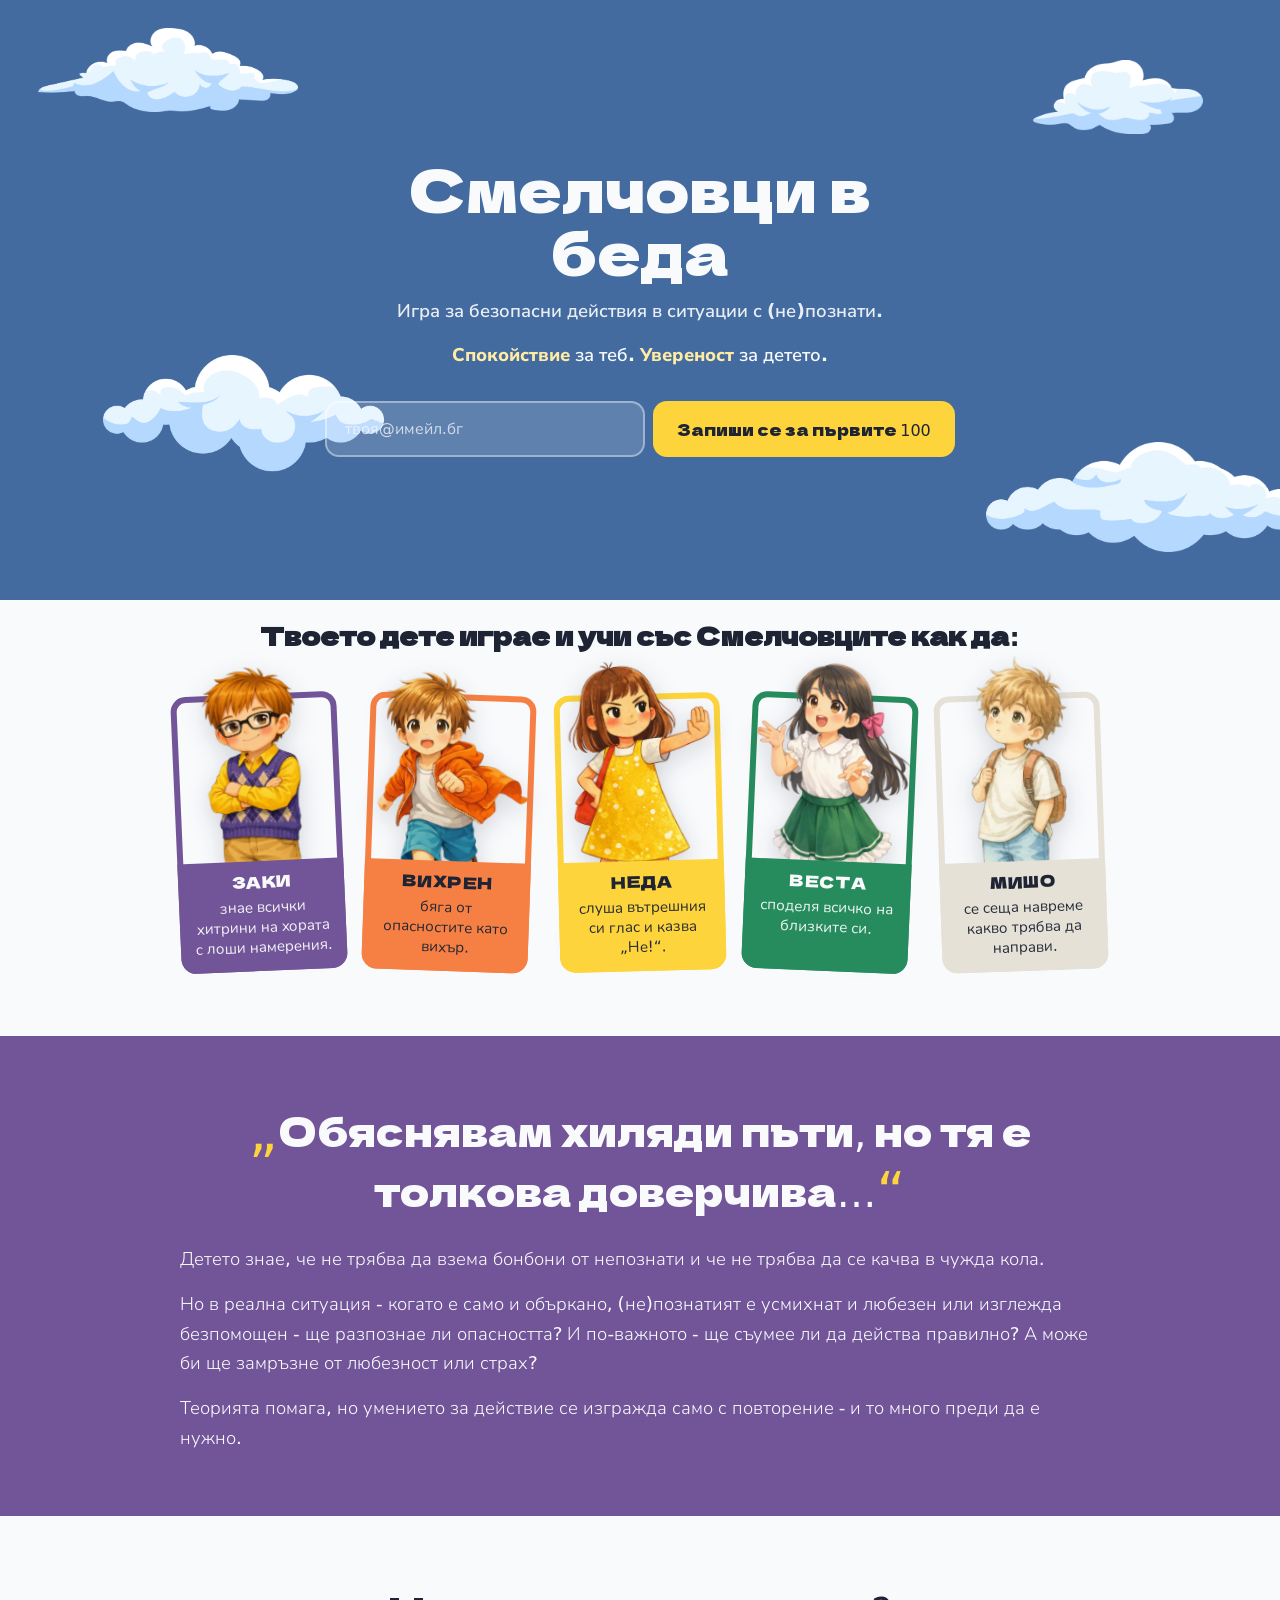
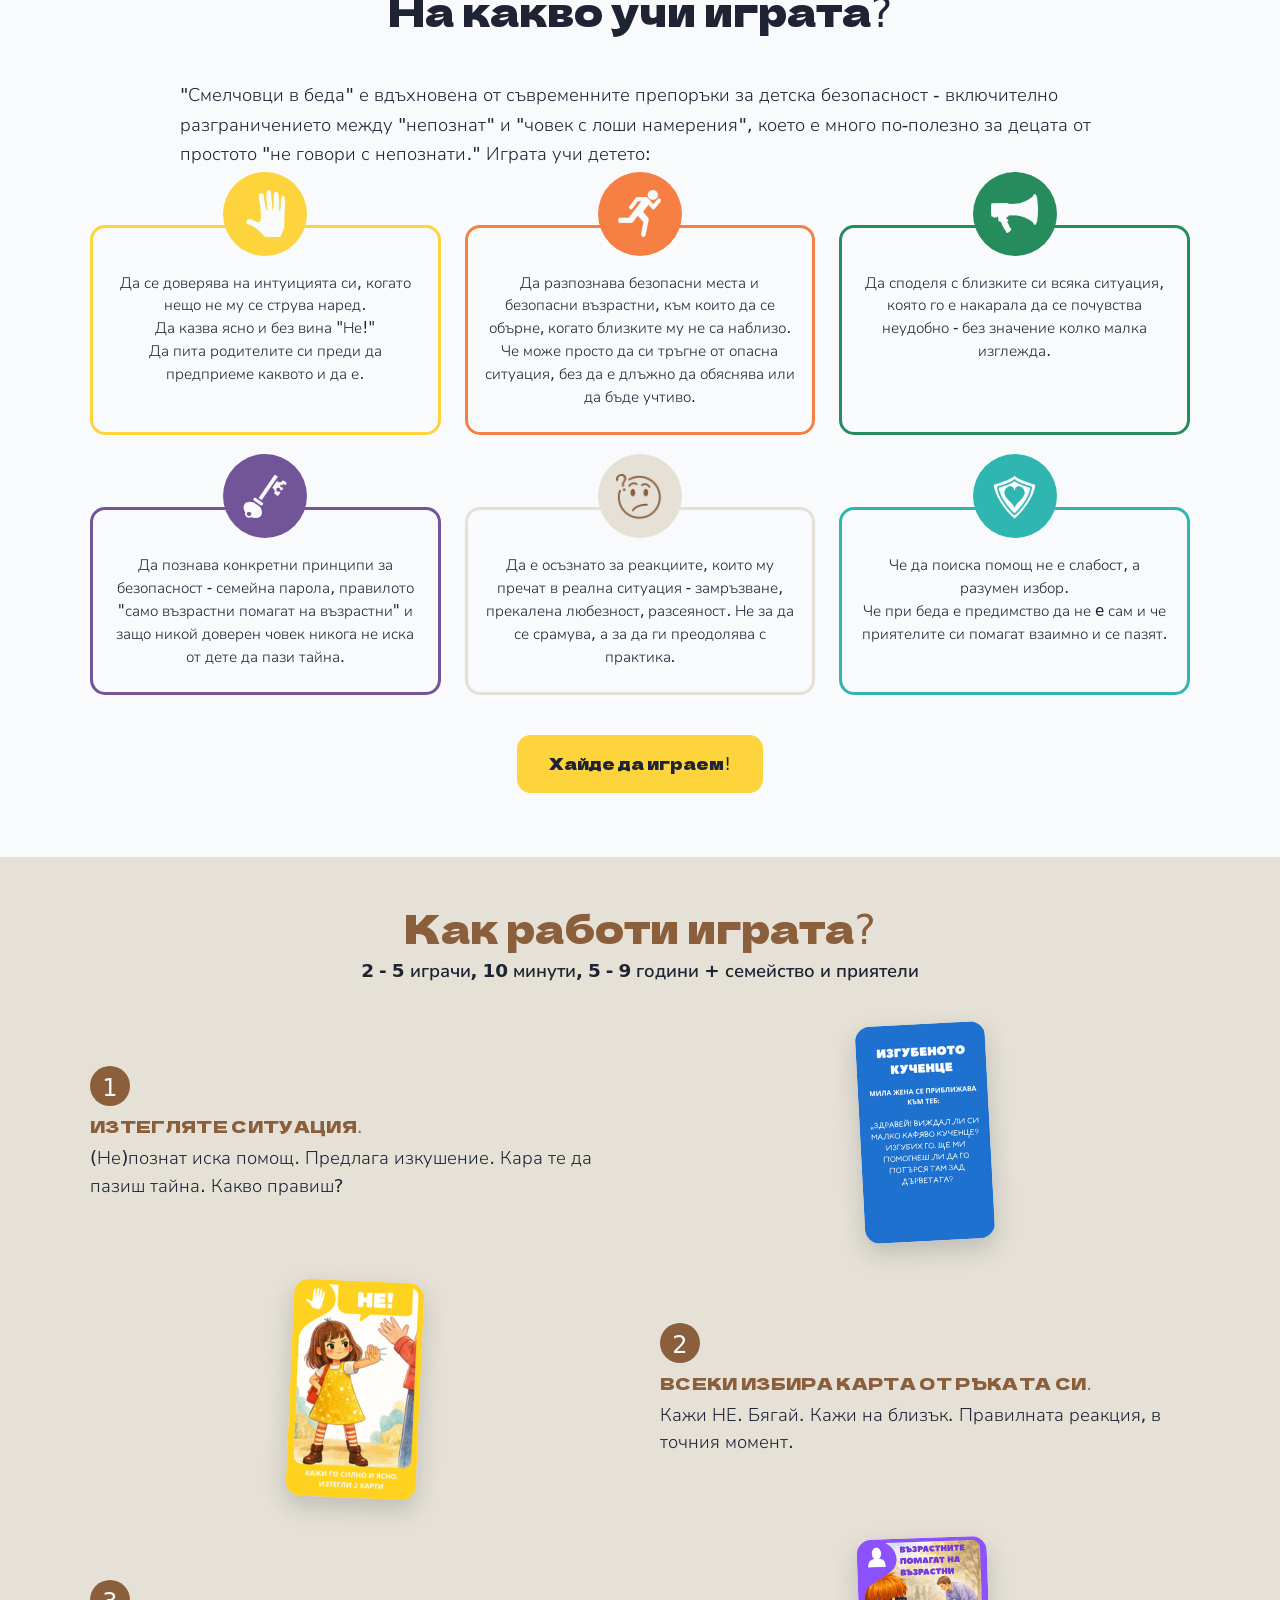
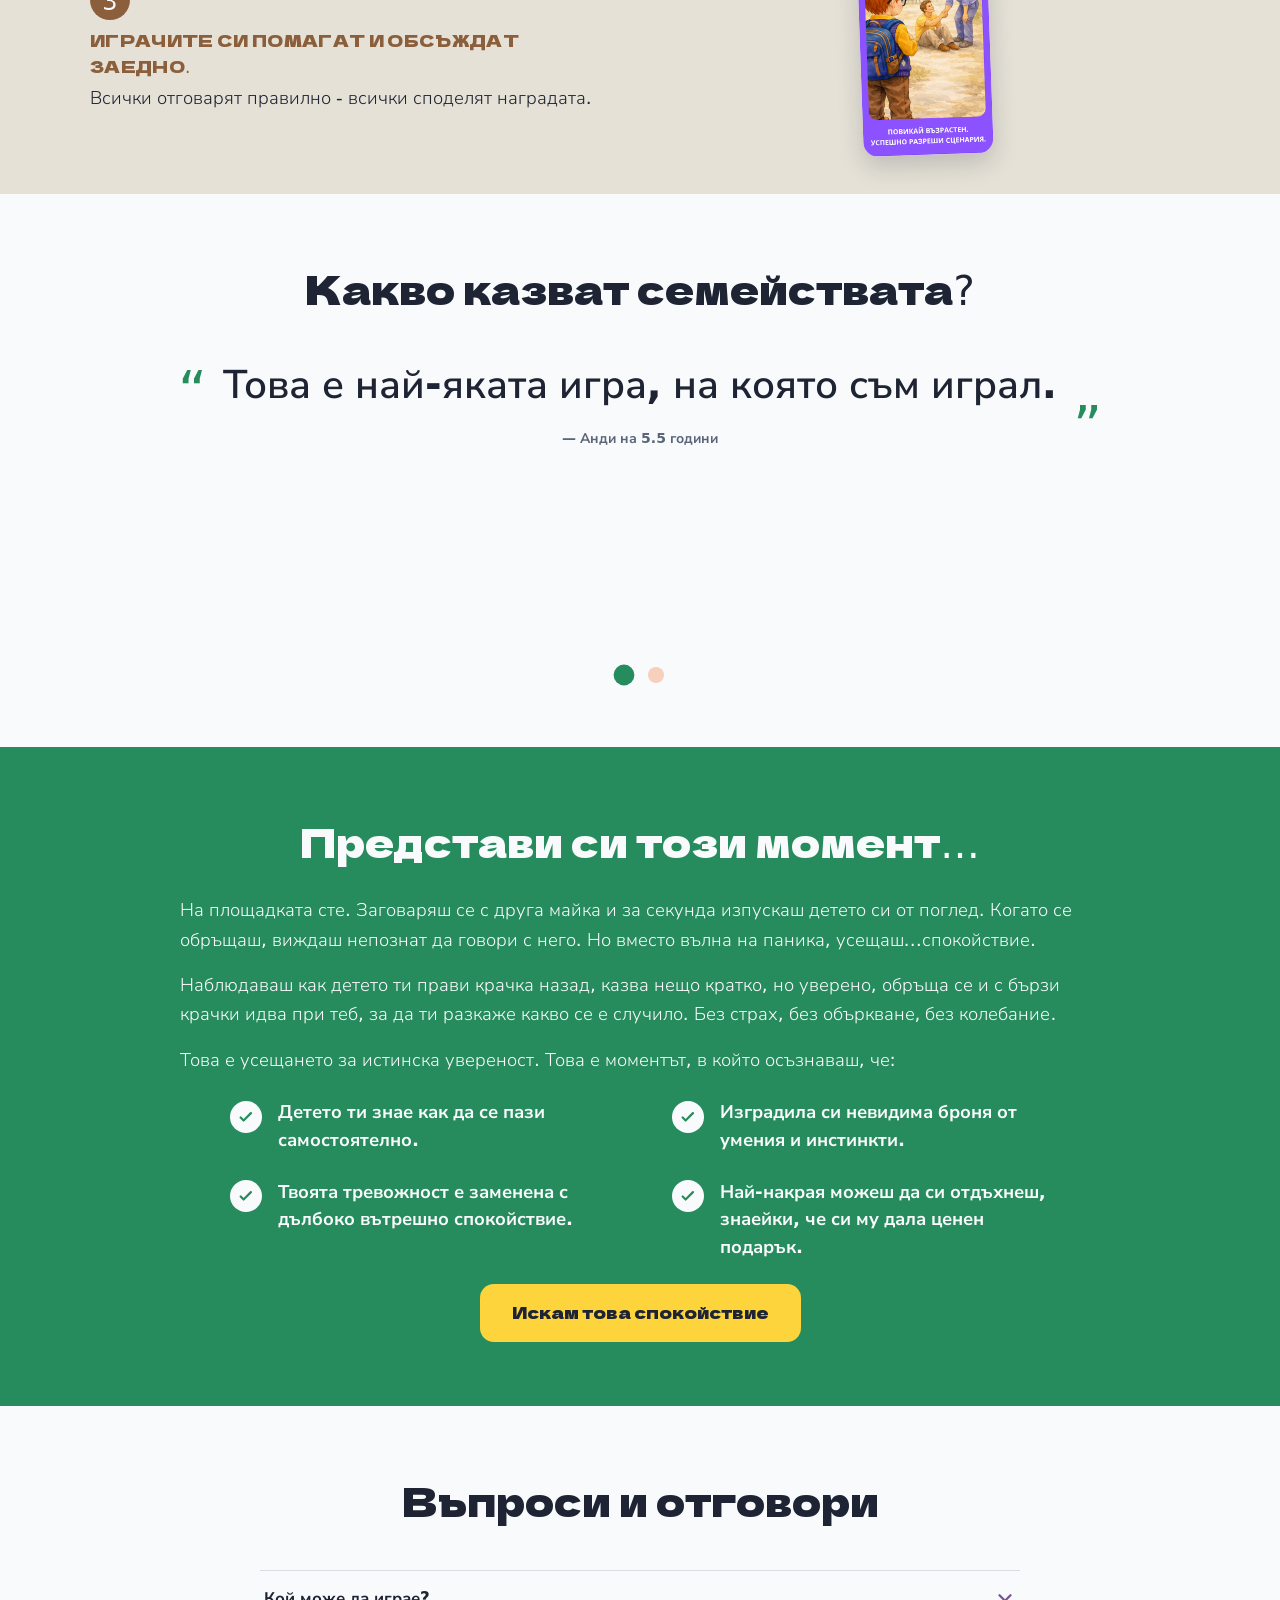
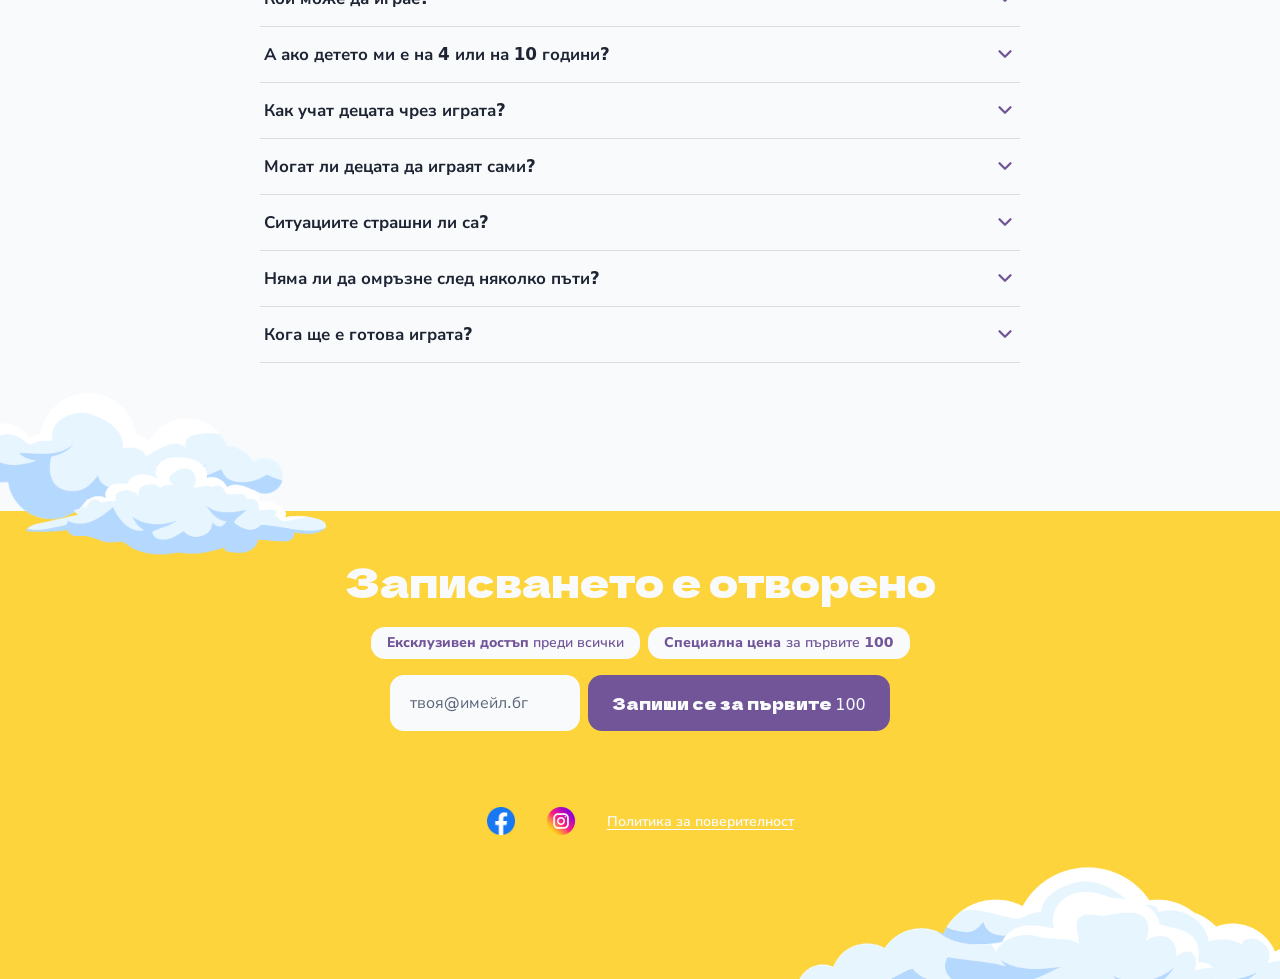
<file: index.html>
<!DOCTYPE html>
<html lang="bg">
<head>
  <meta charset="UTF-8" />
  <meta name="viewport" content="width=device-width, initial-scale=1.0" />
  <title>Семейна игра за безопасност, 5–9 г. | Смелчовци в беда</title>
  <meta name="description" content="Семейна игра с карти, която учи децата на 5–9 г. на безопасни действия при среща с непознат. Запиши се за първия тираж." />

  <!-- Canonical. The site is reachable at smelcho.bg, www, with and
       without a trailing slash, AND at its GitHub Pages *.github.io
       address — that last one can be indexed independently and split
       ranking signals. Trailing slash, because that is what GitHub Pages
       serves for a directory root. -->
  <link rel="canonical" href="https://smelcho.bg/" />

  <!-- Open Graph / Twitter Card. Distribution is parent Facebook groups,
       an Instagram bio link and Viber forwards, so these decide how every
       share renders. og:locale is bg_BG, not bare "bg" — Facebook
       silently ignores the short form. -->
  <meta property="og:type" content="website" />
  <meta property="og:site_name" content="Смелчовци в беда" />
  <meta property="og:locale" content="bg_BG" />
  <meta property="og:url" content="https://smelcho.bg/" />
  <meta property="og:title" content="Смелчовци в беда — игра за детска безопасност" />
  <meta property="og:description" content="Игра за умни действия в ситуации с (не)познати. Запиши се за първите 100 комплекта." />
  <!-- og:image:alt is read aloud by screen readers on some platforms, so
       it isn't decorative. -->
  <meta property="og:image" content="https://smelcho.bg/assets/og/og-image-1200x630.png" />
  <meta property="og:image:width" content="1200" />
  <meta property="og:image:height" content="630" />
  <meta property="og:image:alt" content="Смелчовци в беда — карти за детска безопасност" />
  <meta name="twitter:card" content="summary_large_image" />
  <meta name="twitter:title" content="Смелчовци в беда — игра за детска безопасност" />
  <meta name="twitter:description" content="Игра за умни действия в ситуации с (не)познати. Запиши се за първите 100 комплекта." />
  <meta name="twitter:image" content="https://smelcho.bg/assets/og/og-image-1200x630.png" />

  <!-- Literal, because <meta> can't read a CSS custom property: this is
       --color-neda. If that token changes, change this with it. -->
  <meta name="theme-color" content="#FDD43B" />

  <!-- Rebuilt on --color-neda (#FDD43B), NOT the source file's #FFD21F,
       and exported opaque — iOS composites any alpha onto black. No SVG
       entry: the source is brush artwork. -->
  <link rel="icon" href="assets/icons/favicon-32.png" sizes="32x32" type="image/png" />
  <link rel="icon" href="assets/icons/favicon-192.png" sizes="192x192" type="image/png" />
  <link rel="icon" href="assets/icons/favicon-512.png" sizes="512x512" type="image/png" />
  <link rel="apple-touch-icon" href="assets/icons/apple-touch-icon-180.png" />

  <!-- Fonts are self-hosted (see @font-face in style.css), not loaded
       from Google's CDN: fonts.gstatic.com sends every visitor's IP to
       Google before consent, which a 2022 Munich ruling found violates
       GDPR. Do not add preconnect tags back for them.
       Preloads cover only the two faces above the fold — Dela Gothic One
       400 and Nunito Sans 600. Deliberately NOT the other four Nunito
       weights: preloading faces that aren't needed immediately competes
       with the ones that are and makes LCP worse. `crossorigin` is
       required even same-origin, or the file is fetched twice. -->
  <link rel="preload" href="assets/fonts/dela-gothic-one-cyrillic-400-normal.woff2" as="font" type="font/woff2" crossorigin />
  <link rel="preload" href="assets/fonts/nunito-sans-cyrillic-600-normal.woff2" as="font" type="font/woff2" crossorigin />

  <link rel="stylesheet" href="style.css" />

  <!-- STRUCTURED DATA (JSON-LD)
       FAQPage is extracted VERBATIM from the seven Q&A pairs in the FAQs
       section below. The two can drift: if a FAQ answer changes in the
       HTML, this block must change with it — Google treats a
       visible-copy/markup mismatch as a structured-data violation.
       Product+Offer and Person are deliberately absent; see SDD.md.
       Three blocks rather than one @graph, so each can be edited or
       deleted independently. -->

  <script type="application/ld+json">
{
  "@context": "https://schema.org",
  "@type": "FAQPage",
  "mainEntity": [
    {
      "@type": "Question",
      "name": "Кой може да играе?",
      "acceptedAnswer": {
        "@type": "Answer",
        "text": "„Смелчовци в беда“ е игра с карти за деца на възраст от 5 до 9 години и техните близки - родители, баби и дядовци и приятели. Подходяща е за 2 до 5 играча. Една игра трае около 10 минути."
      }
    },
    {
      "@type": "Question",
      "name": "А ако детето ми е на 4 или на 10 години?",
      "acceptedAnswer": {
        "@type": "Answer",
        "text": "На 4 години играта може да работи в опростен вариант с активното участие на родител. На 10 - детето вероятно ще търси по-голямо предизвикателство. Подготвяме версия за по-големи деца - запиши се в списъка и ще те уведомим първи."
      }
    },
    {
      "@type": "Question",
      "name": "Как учат децата чрез играта?",
      "acceptedAnswer": {
        "@type": "Answer",
        "text": "Играта учи чрез различни ситуации и изиграване на глас. Всяко правилно действие се избира, казва и обсъжда. Ако играете по една игра на седмица в продължение на месец, децата изиграват десетки сценарии. Наградата в края прави победата обща, семейна цел, а не индивидуално постижение."
      }
    },
    {
      "@type": "Question",
      "name": "Могат ли децата да играят сами?",
      "acceptedAnswer": {
        "@type": "Answer",
        "text": "След като са запознати с играта - да. Силно препоръчваме поне първите игри да са с родител. Разговорът по време на играта е също толкова важен, колкото и самата игра, затова препоръчваме да се играе с поне един възрастен."
      }
    },
    {
      "@type": "Question",
      "name": "Ситуациите страшни ли са?",
      "acceptedAnswer": {
        "@type": "Answer",
        "text": "Не. Фокусът е върху това, което детето прави - не върху опасността. Всяка ситуация показва правилната реакция. Илюстрациите са топли и меки и не създават тревожност и страх. Играта не показва какво се случва, ако не отговориш правилно - просто семейството не споделя заедно наградата."
      }
    },
    {
      "@type": "Question",
      "name": "Няма ли да омръзне след няколко пъти?",
      "acceptedAnswer": {
        "@type": "Answer",
        "text": "Всяка игра е различна. Картите се разпределят по различен начин всяка игра - сценариите се появяват в различен ред, различни играчи получават различни карти. Препоръчваме кратки сесии от ~10 минути, редовно, защото рефлексът се изгражда с повторение."
      }
    },
    {
      "@type": "Question",
      "name": "Кога ще е готова играта?",
      "acceptedAnswer": {
        "@type": "Answer",
        "text": "В момента работим по финалните илюстрации и подготвяме първия тираж. Записалите се в списъка ще бъдат уведомени първи и ще имат възможност да закупят играта на специална цена преди публичното обявяване."
      }
    }
  ]
}
  </script>

  <script type="application/ld+json">
{
  "@context": "https://schema.org",
  "@type": "WebSite",
  "@id": "https://smelcho.bg/#website",
  "url": "https://smelcho.bg/",
  "name": "Смелчовци в беда",
  "inLanguage": "bg-BG",
  "description": "Игра с карти, която учи деца на 5–9 години как да разпознават и реагират на опасни ситуации с (не)познати.",
  "publisher": {
    "@id": "https://smelcho.bg/#organization"
  }
}
  </script>

  <script type="application/ld+json">
{
  "@context": "https://schema.org",
  "@type": "Organization",
  "@id": "https://smelcho.bg/#organization",
  "name": "Смелчовци в беда",
  "url": "https://smelcho.bg/",
  "sameAs": [
    "https://www.facebook.com/smelcho",
    "https://www.instagram.com/smelcho.bg/"
  ]
}
  </script>
</head>
<body>

  <!-- ============================= HERO SECTION ============================= -->
  <header class="hero" id="hero">
    <div class="hero__clouds" aria-hidden="true">
      <span class="cloud cloud--1"></span>
      <span class="cloud cloud--2"></span>
      <span class="cloud cloud--3"></span>
      <span class="cloud cloud--4"></span>
    </div>

    <div class="hero__content">
      <h1 class="hero__title">Смелчовци в беда</h1>

      <p class="hero__subtitle">
        Игра за безопасни действия в ситуации с (не)познати.
      </p>

      <p class="hero__tagline">
        <span class="hero__tagline-highlight">Спокойствие</span> за теб.
        <span class="hero__tagline-highlight">Увереност</span> за детето.
      </p>

      <form class="waitlist-form" id="hero-form" data-waitlist-form data-form-location="hero" novalidate>
        <div class="waitlist-form__row">
          <label for="hero-email" class="sr-only">Твоят имейл адрес</label>
          <input
            type="email"
            id="hero-email"
            name="email"
            class="waitlist-form__input"
            placeholder="твоя@имейл.бг"
            autocomplete="email"
            inputmode="email"
            required
          />
          <button type="submit" class="waitlist-form__button">
            <span class="waitlist-form__button-label">Запиши се за първите 100</span>
            <span class="waitlist-form__spinner" aria-hidden="true"></span>
          </button>
        </div>

        <!-- Live region so screen readers announce validation updates -->
        <p class="waitlist-form__error" role="alert" aria-live="assertive"></p>
      </form>

      <div class="success-message" role="status" aria-live="polite" hidden>
        <svg class="success-message__icon" viewBox="0 0 24 24" fill="none" aria-hidden="true">
          <path d="M20 6L9 17l-5-5" stroke="currentColor" stroke-width="2.5" stroke-linecap="round" stroke-linejoin="round"/>
        </svg>
        <p class="success-message__text">Благодарим! Вече си записан. Ще се свържем с теб за първия тираж!</p>
      </div>
    </div>
  </header>

  <!-- ============================= BRAVIES INTRO SECTION ============================= -->
  <main>
    <section class="bravies" id="bravies" aria-labelledby="bravies-heading">
      <h2 class="bravies__intro" id="bravies-heading">
        Твоето дете играе и учи със Смелчовците как да:
      </h2>

      <!--
        DOM order is the mobile/portrait reading order (Неда, Вихрен,
        Веста, Заки, Мишо). The desktop order is applied visually via CSS
        `order`, so desktop tab order does NOT match left-to-right visual
        order — a known accessibility trade-off, logged in SDD.md.
      -->
      <ul class="card-row" id="card-row">

        <li class="brave-card brave-card--neda is-active" data-name="Неда">
          <button type="button" class="brave-card__trigger" aria-expanded="true">
            <span class="brave-card__portrait" aria-hidden="true">
              <img class="brave-card__portrait-img" src="assets/characters/neda.png" alt="" loading="lazy" />
            </span>
            <span class="brave-card__caption">
              <span class="brave-card__name">Неда</span>
              <span class="brave-card__bio">слуша вътрешния си глас и казва „Не!“.</span>
            </span>
          </button>
        </li>

        <li class="brave-card brave-card--vihren" data-name="Вихрен">
          <button type="button" class="brave-card__trigger" aria-expanded="false">
            <span class="brave-card__portrait" aria-hidden="true">
              <img class="brave-card__portrait-img" src="assets/characters/vihren.png" alt="" loading="lazy" />
            </span>
            <span class="brave-card__caption">
              <span class="brave-card__name">Вихрен</span>
              <span class="brave-card__bio">бяга от опасностите като вихър.</span>
            </span>
          </button>
        </li>

        <li class="brave-card brave-card--vesta" data-name="Веста">
          <button type="button" class="brave-card__trigger" aria-expanded="false">
            <span class="brave-card__portrait" aria-hidden="true">
              <img class="brave-card__portrait-img" src="assets/characters/vesta.png" alt="" loading="lazy" />
            </span>
            <span class="brave-card__caption">
              <span class="brave-card__name">Веста</span>
              <span class="brave-card__bio">споделя всичко на близките си.</span>
            </span>
          </button>
        </li>

        <li class="brave-card brave-card--zaki" data-name="Заки">
          <button type="button" class="brave-card__trigger" aria-expanded="false">
            <span class="brave-card__portrait" aria-hidden="true">
              <img class="brave-card__portrait-img" src="assets/characters/zaki.png" alt="" loading="lazy" />
            </span>
            <span class="brave-card__caption">
              <span class="brave-card__name">Заки</span>
              <span class="brave-card__bio">знае всички хитрини на хората с лоши намерения.</span>
            </span>
          </button>
        </li>

        <li class="brave-card brave-card--misho" data-name="Мишо">
          <button type="button" class="brave-card__trigger" aria-expanded="false">
            <span class="brave-card__portrait" aria-hidden="true">
              <img class="brave-card__portrait-img" src="assets/characters/misho.png" alt="" loading="lazy" />
            </span>
            <span class="brave-card__caption">
              <span class="brave-card__name">Мишо</span>
              <span class="brave-card__bio">се сеща навреме какво трябва да направи.</span>
            </span>
          </button>
        </li>

      </ul>
    </section>

    <!-- ===== PROBLEM SECTION ===== -->
    <section class="problem" id="problem" aria-labelledby="problem-heading">
      <div class="problem__inner">
        <h2 class="problem__heading reveal" id="problem-heading">
          <span class="problem__quote-mark" aria-hidden="true">„</span>Обяснявам хиляди пъти, но тя е толкова доверчива…<span class="problem__quote-mark" aria-hidden="true">“</span>
        </h2>
        <div class="problem__body reveal">
          <p>Детето знае, че не трябва да взема бонбони от непознати и че не трябва да се качва в чужда кола.</p>
          <p>Но в реална ситуация - когато е само и объркано, (не)познатият е усмихнат и любезен или изглежда безпомощен - ще разпознае ли опасността? И по-важното - ще съумее ли да действа правилно? А може би ще замръзне от любезност или страх?</p>
          <p>Теорията помага, но умението за действие се изгражда само с повторение - и то много преди да е нужно.</p>
        </div>
      </div>
    </section>

    <!-- ===== WHAT IT TEACHES SECTION ===== -->
    <section class="teaches" id="teaches" aria-labelledby="teaches-heading">
      <div class="teaches__inner">
        <h2 class="teaches__heading reveal" id="teaches-heading">На какво учи играта?</h2>

        <div class="teaches__body reveal">
          <p>"Смелчовци в беда" е вдъхновена от съвременните препоръки за детска безопасност - включително разграничението между "непознат" и "човек с лоши намерения", което е много по-полезно за децата от простото "не говори с непознати." Играта учи детето:</p>
        </div>

        <ul class="teaches__points">
          <li class="teaches__point reveal">
            <span class="teaches__point-icon" aria-hidden="true"></span>
            <p>Да се доверява на интуицията си, когато нещо не му се струва наред.</p>
            <p>Да казва ясно и без вина "Не!"</p>
            <p>Да пита родителите си преди да предприеме каквото и да е.</p>
          </li>
          <li class="teaches__point reveal">
            <span class="teaches__point-icon" aria-hidden="true"></span>
            <p>Да разпознава безопасни места и безопасни възрастни, към които да се обърне, когато близките му не са наблизо.</p>
            <p>Че може просто да си тръгне от опасна ситуация, без да е длъжно да обяснява или да бъде учтиво.</p>
          </li>
          <li class="teaches__point reveal">
            <span class="teaches__point-icon" aria-hidden="true"></span>
            <p>Да споделя с близките си всяка ситуация, която го е накарала да се почувства неудобно - без значение колко малка изглежда.</p>
          </li>
          <li class="teaches__point reveal">
            <span class="teaches__point-icon" aria-hidden="true"></span>
            <p>Да познава конкретни принципи за безопасност - семейна парола, правилото "само възрастни помагат на възрастни" и защо никой доверен човек никога не иска от дете да пази тайна.</p>
          </li>
          <li class="teaches__point reveal">
            <span class="teaches__point-icon" aria-hidden="true"></span>
            <p>Да е осъзнато за реакциите, които му пречат в реална ситуация - замръзване, прекалена любезност, разсеяност. Не за да се срамува, а за да ги преодолява с практика.</p>
          </li>
          <li class="teaches__point reveal teaches__point--buddy">
            <span class="teaches__point-icon" aria-hidden="true"></span>
            <p>Че да поиска помощ не е слабост, а разумен избор.</p>
            <p>Че при беда е предимство да не e сам и че приятелите си помагат взаимно и се пазят.</p>
          </li>
        </ul>

        <div class="teaches__cta reveal">
          <a href="#how-it-works" class="cta-button">Хайде да играем!</a>
        </div>
      </div>
    </section>

    <!-- ===== HOW IT WORKS SECTION =====
         Zigzag: a per-step modifier flips flex-direction rather than
         reordering markup, so DOM order stays text-before-image for
         screen readers regardless of visual side. Mobile stacks the card
         above its text by the same technique — visual only. -->
    <section class="how-it-works" id="how-it-works" aria-labelledby="how-it-works-heading">
      <div class="how-it-works__inner">
        <h2 class="how-it-works__heading reveal" id="how-it-works-heading">Как работи играта?</h2>
        <p class="how-it-works__meta reveal">2 - 5 играчи, 10 минути, 5 - 9 години + семейство и приятели</p>

        <ol class="how-it-works__steps">
          <li class="how-it-works__step how-it-works__step--1">
            <div class="how-it-works__text reveal">
              <span class="how-it-works__number">1</span>
              <p class="how-it-works__step-title">Изтегляте ситуация.</p>
              <p class="how-it-works__step-line">(Не)познат иска помощ. Предлага изкушение. Кара те да пазиш тайна. Какво правиш?</p>
            </div>
            <div class="how-it-works__card-wrap reveal">
              <!-- These three card images carry alt text and deliberately
                   have NO aria-hidden: they are content, not decoration —
                   card art is what image search surfaces. Do not re-add it.
                   The character portraits below stay alt="". -->
              <img class="how-it-works__card how-it-works__card--img" src="assets/cards/situation.png" alt="Карта със ситуация — (не)познат моли дете за помощ" loading="lazy" />
            </div>
          </li>

          <li class="how-it-works__step how-it-works__step--2">
            <div class="how-it-works__text reveal">
              <span class="how-it-works__number">2</span>
              <p class="how-it-works__step-title">Всеки избира карта от ръката си.</p>
              <p class="how-it-works__step-line">Кажи НЕ. Бягай. Кажи на близък. Правилната реакция, в точния момент.</p>
            </div>
            <div class="how-it-works__card-wrap reveal">
              <img class="how-it-works__card how-it-works__card--img" src="assets/cards/reaction.png" alt="Карта действие „Съпротива“ — детето казва НЕ" loading="lazy" />
            </div>
          </li>

          <li class="how-it-works__step how-it-works__step--3">
            <div class="how-it-works__text reveal">
              <span class="how-it-works__number">3</span>
              <p class="how-it-works__step-title">Играчите си помагат и обсъждат заедно.</p>
              <p class="how-it-works__step-line">Всички отговарят правилно - всички споделят наградата.</p>
            </div>
            <div class="how-it-works__card-wrap reveal">
              <img class="how-it-works__card how-it-works__card--img" src="assets/cards/zaki.png" alt="Карта действие „Знание“ — само възрастни помагат на възрастни" loading="lazy" />
            </div>
          </li>
        </ol>
      </div>
    </section>



    <!-- ===== TESTIMONIALS SECTION =====
         Built for N ≥ 1 slides: adding a `.testimonials__slide` needs no
         JS or CSS change. Each slide carries --slide-accent, cycling the
         5 brand colours in a fixed order (Веста, Вихрен, Неда, Заки,
         Мишо), which colours both the quotation marks and that dot. -->
    <section class="testimonials" id="testimonials" aria-labelledby="testimonials-heading">
      <div class="testimonials__inner">
        <h2 class="testimonials__heading reveal" id="testimonials-heading">Какво казват семействата?</h2>

        <div
          class="testimonials__slider reveal"
          id="testimonials-slider"
          data-testimonials-slider
          role="region"
          aria-roledescription="carousel"
          aria-label="Отзиви"
          tabindex="0"
        >
          <div class="testimonials__viewport">
            <ul class="testimonials__track" data-slider-track>
              <li class="testimonials__slide" style="--slide-accent: var(--color-vesta);" aria-hidden="false">
                <blockquote class="testimonials__quote">
                  <span class="testimonials__mark testimonials__mark--open" aria-hidden="true">&ldquo;</span>
                  <div class="testimonials__quote-body">
                    <p>Това е най-яката игра, на която съм играл.</p>
                    <cite class="testimonials__cite">— Анди на 5.5 години</cite>
                  </div>
                  <span class="testimonials__mark testimonials__mark--close" aria-hidden="true">&rdquo;</span>
                </blockquote>
              </li>
              <li class="testimonials__slide" style="--slide-accent: var(--color-vihren);" aria-hidden="true">
                <blockquote class="testimonials__quote">
                  <span class="testimonials__mark testimonials__mark--open" aria-hidden="true">&ldquo;</span>
                  <div class="testimonials__quote-body">
                    <p>Още същия ден малкият искаше да играем отново. Играхме пак на следващата сутрин и оттогава не спира да говори за играта и наградите.</p>
                    <cite class="testimonials__cite">— Христина И., майка на Анди</cite>
                  </div>
                  <span class="testimonials__mark testimonials__mark--close" aria-hidden="true">&rdquo;</span>
                </blockquote>
              </li>
              <!-- Append another <li class="testimonials__slide"
                   style="--slide-accent: var(--color-neda);"> here. -->
            </ul>
          </div>
        </div>

        <div class="testimonials__dots" data-slider-dots role="tablist" aria-label="Изберете отзив"></div>
      </div>
    </section>

    <!-- ============================= DESIRED STATE SECTION ============================= -->
    <section class="desired-state" id="desired-state" aria-labelledby="desired-state-heading">
      <div class="desired-state__inner">
        <h2 class="desired-state__heading reveal" id="desired-state-heading">Представи си този момент…</h2>

        <div class="desired-state__body reveal">
          <p>На площадката сте. Заговаряш се с друга майка и за секунда изпускаш детето си от поглед. Когато се обръщаш, виждаш непознат да говори с него. Но вместо вълна на паника, усещаш…спокойствие.</p>
          <p>Наблюдаваш как детето ти прави крачка назад, казва нещо кратко, но уверено, обръща се и с бързи крачки идва при теб, за да ти разкаже какво се е случило. Без страх, без объркване, без колебание.</p>
          <p>Това е усещането за истинска увереност. Това е моментът, в който осъзнаваш, че:</p>
        </div>

        <ul class="desired-state__list">
          <li class="desired-state__item reveal">
            <span class="desired-state__tick" aria-hidden="true">
              <svg viewBox="0 0 24 24"><path d="M5 13l4 4L19 7" fill="none" stroke="currentColor" stroke-width="3" stroke-linecap="round" stroke-linejoin="round"/></svg>
            </span>
            <p>Детето ти знае как да се пази самостоятелно.</p>
          </li>
          <li class="desired-state__item reveal">
            <span class="desired-state__tick" aria-hidden="true">
              <svg viewBox="0 0 24 24"><path d="M5 13l4 4L19 7" fill="none" stroke="currentColor" stroke-width="3" stroke-linecap="round" stroke-linejoin="round"/></svg>
            </span>
            <p>Изградила си невидима броня от умения и инстинкти.</p>
          </li>
          <li class="desired-state__item reveal">
            <span class="desired-state__tick" aria-hidden="true">
              <svg viewBox="0 0 24 24"><path d="M5 13l4 4L19 7" fill="none" stroke="currentColor" stroke-width="3" stroke-linecap="round" stroke-linejoin="round"/></svg>
            </span>
            <p>Твоята тревожност е заменена с дълбоко вътрешно спокойствие.</p>
          </li>
          <li class="desired-state__item reveal">
            <span class="desired-state__tick" aria-hidden="true">
              <svg viewBox="0 0 24 24"><path d="M5 13l4 4L19 7" fill="none" stroke="currentColor" stroke-width="3" stroke-linecap="round" stroke-linejoin="round"/></svg>
            </span>
            <p>Най-накрая можеш да си отдъхнеш, знаейки, че си му дала ценен подарък.</p>
          </li>
        </ul>

        <div class="desired-state__cta reveal">
          <a href="#waitlist-signup" class="cta-button">Искам това спокойствие</a>
        </div>
      </div>
    </section>


    <!-- ===== FAQ SECTION =====
         Multiple-open, not a single-open accordion: nothing here is
         mutually exclusive, and single-open would re-collapse an answer
         a parent is still reading. JS only toggles `.is-open`; the
         animation is CSS-only (grid-template-rows 0fr/1fr) — same
         "JS decides state, CSS animates it" split as .reveal and
         .is-pulsing. Seven questions ship, not eight. -->
    <section class="faq" id="faq" aria-labelledby="faq-heading">
      <div class="faq__inner">
        <h2 class="faq__heading reveal" id="faq-heading">Въпроси и отговори</h2>

        <ul class="faq__list">
          <li class="faq__item reveal">
            <h3 class="faq__question-heading">
              <button type="button" class="faq__question" aria-expanded="false" aria-controls="faq-answer-1" id="faq-question-1">
                <span class="faq__question-text">Кой може да играе?</span>
                <span class="faq__icon" aria-hidden="true">
                  <svg viewBox="0 0 24 24" fill="none"><path d="M6 9l6 6 6-6" stroke="currentColor" stroke-width="2.5" stroke-linecap="round" stroke-linejoin="round"/></svg>
                </span>
              </button>
            </h3>
            <div class="faq__answer" id="faq-answer-1" role="region" aria-labelledby="faq-question-1">
              <div class="faq__answer-inner">
                <p>„Смелчовци в беда“ е игра с карти за деца на възраст от 5 до 9 години и техните близки - родители, баби и дядовци и приятели. Подходяща е за 2 до 5 играча. Една игра трае около 10 минути.</p>
              </div>
            </div>
          </li>

          <li class="faq__item reveal">
            <h3 class="faq__question-heading">
              <button type="button" class="faq__question" aria-expanded="false" aria-controls="faq-answer-2" id="faq-question-2">
                <span class="faq__question-text">А ако детето ми е на 4 или на 10 години?</span>
                <span class="faq__icon" aria-hidden="true">
                  <svg viewBox="0 0 24 24" fill="none"><path d="M6 9l6 6 6-6" stroke="currentColor" stroke-width="2.5" stroke-linecap="round" stroke-linejoin="round"/></svg>
                </span>
              </button>
            </h3>
            <div class="faq__answer" id="faq-answer-2" role="region" aria-labelledby="faq-question-2">
              <div class="faq__answer-inner">
                <p>На 4 години играта може да работи в опростен вариант с активното участие на родител.</p>
                <p>На 10 - детето вероятно ще търси по-голямо предизвикателство. Подготвяме версия за по-големи деца - запиши се в списъка и ще те уведомим първи.</p>
              </div>
            </div>
          </li>

          <li class="faq__item reveal">
            <h3 class="faq__question-heading">
              <button type="button" class="faq__question" aria-expanded="false" aria-controls="faq-answer-3" id="faq-question-3">
                <span class="faq__question-text">Как учат децата чрез играта?</span>
                <span class="faq__icon" aria-hidden="true">
                  <svg viewBox="0 0 24 24" fill="none"><path d="M6 9l6 6 6-6" stroke="currentColor" stroke-width="2.5" stroke-linecap="round" stroke-linejoin="round"/></svg>
                </span>
              </button>
            </h3>
            <div class="faq__answer" id="faq-answer-3" role="region" aria-labelledby="faq-question-3">
              <div class="faq__answer-inner">
                <p>Играта учи чрез различни ситуации и изиграване на глас. Всяко правилно действие се избира, казва и обсъжда.</p>
                <p>Ако играете по една игра на седмица в продължение на месец, децата изиграват десетки сценарии.</p>
                <p>Наградата в края прави победата обща, семейна цел, а не индивидуално постижение.</p>
              </div>
            </div>
          </li>

          <li class="faq__item reveal">
            <h3 class="faq__question-heading">
              <button type="button" class="faq__question" aria-expanded="false" aria-controls="faq-answer-4" id="faq-question-4">
                <span class="faq__question-text">Могат ли децата да играят сами?</span>
                <span class="faq__icon" aria-hidden="true">
                  <svg viewBox="0 0 24 24" fill="none"><path d="M6 9l6 6 6-6" stroke="currentColor" stroke-width="2.5" stroke-linecap="round" stroke-linejoin="round"/></svg>
                </span>
              </button>
            </h3>
            <div class="faq__answer" id="faq-answer-4" role="region" aria-labelledby="faq-question-4">
              <div class="faq__answer-inner">
                <p>След като са запознати с играта - да. Силно препоръчваме поне първите игри да са с родител. Разговорът по време на играта е също толкова важен, колкото и самата игра, затова препоръчваме да се играе с поне един възрастен.</p>
              </div>
            </div>
          </li>

          <li class="faq__item reveal">
            <h3 class="faq__question-heading">
              <button type="button" class="faq__question" aria-expanded="false" aria-controls="faq-answer-5" id="faq-question-5">
                <span class="faq__question-text">Ситуациите страшни ли са?</span>
                <span class="faq__icon" aria-hidden="true">
                  <svg viewBox="0 0 24 24" fill="none"><path d="M6 9l6 6 6-6" stroke="currentColor" stroke-width="2.5" stroke-linecap="round" stroke-linejoin="round"/></svg>
                </span>
              </button>
            </h3>
            <div class="faq__answer" id="faq-answer-5" role="region" aria-labelledby="faq-question-5">
              <div class="faq__answer-inner">
                <p>Не. Фокусът е върху това, което детето прави - не върху опасността. Всяка ситуация показва правилната реакция.</p>
                <p>Илюстрациите са топли и меки и не създават тревожност и страх.</p>
                <p>Играта не показва какво се случва, ако не отговориш правилно - просто семейството не споделя заедно наградата.</p>
              </div>
            </div>
          </li>

          <li class="faq__item reveal">
            <h3 class="faq__question-heading">
              <button type="button" class="faq__question" aria-expanded="false" aria-controls="faq-answer-6" id="faq-question-6">
                <span class="faq__question-text">Няма ли да омръзне след няколко пъти?</span>
                <span class="faq__icon" aria-hidden="true">
                  <svg viewBox="0 0 24 24" fill="none"><path d="M6 9l6 6 6-6" stroke="currentColor" stroke-width="2.5" stroke-linecap="round" stroke-linejoin="round"/></svg>
                </span>
              </button>
            </h3>
            <div class="faq__answer" id="faq-answer-6" role="region" aria-labelledby="faq-question-6">
              <div class="faq__answer-inner">
                <p>Всяка игра е различна.</p>
                <p>Картите се разпределят по различен начин всяка игра - сценариите се появяват в различен ред, различни играчи получават различни карти. Препоръчваме кратки сесии от ~10 минути, редовно, защото рефлексът се изгражда с повторение.</p>
              </div>
            </div>
          </li>

          <li class="faq__item reveal">
            <h3 class="faq__question-heading">
              <button type="button" class="faq__question" aria-expanded="false" aria-controls="faq-answer-7" id="faq-question-7">
                <span class="faq__question-text">Кога ще е готова играта?</span>
                <span class="faq__icon" aria-hidden="true">
                  <svg viewBox="0 0 24 24" fill="none"><path d="M6 9l6 6 6-6" stroke="currentColor" stroke-width="2.5" stroke-linecap="round" stroke-linejoin="round"/></svg>
                </span>
              </button>
            </h3>
            <div class="faq__answer" id="faq-answer-7" role="region" aria-labelledby="faq-question-7">
              <div class="faq__answer-inner">
                <p>В момента работим по финалните илюстрации и подготвяме първия тираж. Записалите се в списъка ще бъдат уведомени първи и ще имат възможност да закупят играта на специална цена преди публичното обявяване.</p>
              </div>
            </div>
          </li>
        </ul>
      </div>
    </section>

    <!-- ===== WAIT-LIST SIGNUP SECTION =====
         Reuses the hero form's markup pattern + `data-waitlist-form`;
         the DOMContentLoaded handler initialises every such element, so
         this needed no JS changes.
         initWaitlistForm() finds the success message via
         `form.parentElement.querySelector('.success-message')`, so the
         form and its success message MUST be siblings under the same
         wrapper.
         Clouds reuse the hero's four PNGs but run their own parallax
         (initWaitlistClouds()), since this section can sit anywhere on
         the page — progress comes from its own position, not scrollY. -->
    <section class="waitlist-signup" id="waitlist-signup" aria-labelledby="waitlist-signup-heading">
      <!-- Two cloud containers, not one — they need OPPOSITE overflow. The
           top-left pair bleeds up over the FAQ, unclipped. The
           bottom-right pair must stay clipped: unclipped it stretched the
           page's scrollable height into blank space past the last
           section. -->
      <div class="waitlist-signup__clouds waitlist-signup__clouds--top" aria-hidden="true">
        <div class="cloud cloud--wl-1"></div>
        <div class="cloud cloud--wl-2"></div>
      </div>
      <div class="waitlist-signup__clouds waitlist-signup__clouds--bottom" aria-hidden="true">
        <div class="cloud cloud--wl-3"></div>
        <div class="cloud cloud--wl-4"></div>
      </div>

      <div class="waitlist-signup__inner">
        <h2 class="waitlist-signup__heading reveal" id="waitlist-signup-heading">Записването е отворено</h2>

        <p class="waitlist-signup__badge-wrap reveal">
          <span class="waitlist-signup__badge-line"><strong>Ексклузивен достъп</strong> преди всички</span>
          <span class="waitlist-signup__badge-line"><strong>Специална цена</strong> за първите 100</span>
        </p>

        <form class="waitlist-form waitlist-form--on-neda reveal" id="bottom-form" data-waitlist-form data-form-location="footer" novalidate>
          <div class="waitlist-form__row">
            <label for="bottom-email" class="sr-only">Твоят имейл адрес</label>
            <input
              type="email"
              id="bottom-email"
              name="email"
              class="waitlist-form__input"
              placeholder="твоя@имейл.бг"
              autocomplete="email"
              inputmode="email"
              required
            />
            <button type="submit" class="waitlist-form__button">
              <span class="waitlist-form__button-label">Запиши се за първите 100</span>
              <span class="waitlist-form__spinner" aria-hidden="true"></span>
            </button>
          </div>

          <p class="waitlist-form__error" role="alert" aria-live="assertive"></p>
        </form>

        <div class="success-message success-message--on-light" role="status" aria-live="polite" hidden>
          <svg class="success-message__icon" viewBox="0 0 24 24" fill="none" aria-hidden="true">
            <path d="M20 6L9 17l-5-5" stroke="currentColor" stroke-width="2.5" stroke-linecap="round" stroke-linejoin="round"/>
          </svg>
          <p class="success-message__text">Благодарим! Вече си записан. Ще се свържем с теб за първия тираж!</p>
        </div>
      </div>

      <!-- Footer link row. INSIDE this section on purpose: the section's
           padding-bottom was reserved for it, and the bottom-right cloud
           pair is anchored to this section's own bottom edge — a separate
           element below the section would push those clouds past the
           page's bottom edge and undo the 0px-trailing-scroll fix.
           <nav>, not <footer>: a <footer> nested in a <section> scopes to
           that section, which is wrong for a site-wide policy link.
           Icons are plain <img>, NOT mask-image tinted — see style.css. -->
      <nav class="waitlist-signup__footer" aria-label="Социални мрежи и правила">
        <ul class="waitlist-signup__footer-list">
          <li>
            <a
              class="waitlist-signup__footer-link"
              href="https://www.facebook.com/smelcho"
              target="_blank"
              rel="noopener"
            >
              <img
                class="waitlist-signup__footer-icon"
                src="assets/social/facebook.png"
                alt="Facebook"
                width="28"
                height="28"
                loading="lazy"
                decoding="async"
              />
            </a>
          </li>
          <li>
            <a
              class="waitlist-signup__footer-link"
              href="https://www.instagram.com/smelcho.bg/"
              target="_blank"
              rel="noopener"
            >
              <!-- data-optical-trim: this PNG has ~6% transparent padding per
                   side that facebook.png doesn't. See style.css. -->
              <img
                class="waitlist-signup__footer-icon waitlist-signup__footer-icon--inset"
                src="assets/social/instagram.png"
                alt="Instagram"
                width="28"
                height="28"
                loading="lazy"
                decoding="async"
              />
            </a>
          </li>
          <li>
            <!-- target="_blank" on purpose: this link sits below the bottom
                 signup form, and navigating away in-tab would discard a
                 half-typed email. -->
            <a
              class="waitlist-signup__footer-link waitlist-signup__footer-link--text"
              href="privacy.html"
              target="_blank"
              rel="noopener"
            >Политика за поверителност</a>
          </li>
        </ul>
      </nav>
    </section>

  </main>

  <script src="script.js"></script>
</body>
</html>
</file>
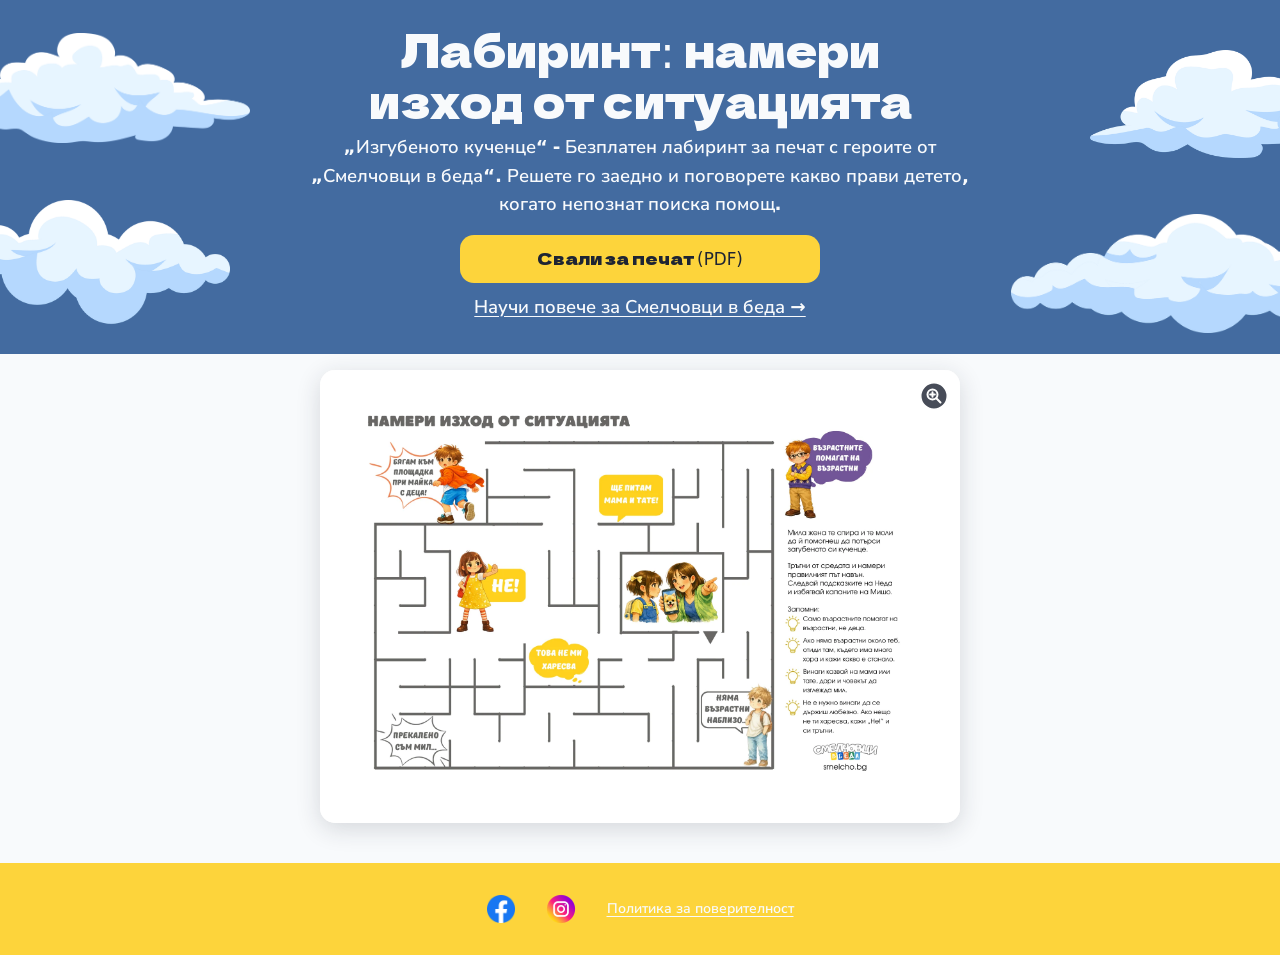
<file: materiali/index.html>
<!DOCTYPE html>
<html lang="bg">
<head>
  <meta charset="UTF-8" />
  <meta name="viewport" content="width=device-width, initial-scale=1.0" />
  <title>Безплатен лабиринт за печат за деца | Смелчовци в беда</title>
  <meta name="description" content="„Изгубеното кученце“ - Безплатен лабиринт за печат с героите от „Смелчовци в беда“: намери изход от ситуация с изгубено кученце. Решете го заедно и поговорете какво прави детето, когато непознат поиска помощ." />

  <!-- Trailing slash, same convention as the landing page: GitHub Pages
       serves materiali/index.html at /materiali/. -->
  <link rel="canonical" href="https://smelcho.bg/materiali/" />

  <!-- Open Graph / Twitter Card. og:image is the site's existing 1200×630
       card, not the maze preview: WebP support in link previews is uneven
       (Viber, WhatsApp), and A4 landscape (1.41:1) is still not the 1.91:1
       a share card expects, so it would be cropped. -->
  <meta property="og:type" content="website" />
  <meta property="og:site_name" content="Смелчовци в беда" />
  <meta property="og:locale" content="bg_BG" />
  <meta property="og:url" content="https://smelcho.bg/materiali/" />
  <meta property="og:title" content="Лабиринт: намери изход от ситуацията — безплатен лист за печат" />
  <meta property="og:description" content="Решете го заедно и поговорете какво прави детето, когато непознат поиска помощ." />
  <meta property="og:image" content="https://smelcho.bg/assets/og/og-image-1200x630.png" />
  <meta property="og:image:width" content="1200" />
  <meta property="og:image:height" content="630" />
  <meta property="og:image:alt" content="Смелчовци в беда — карти за детска безопасност" />
  <meta name="twitter:card" content="summary_large_image" />
  <meta name="twitter:title" content="Лабиринт: намери изход от ситуацията — безплатен лист за печат" />
  <meta name="twitter:description" content="Решете го заедно и поговорете какво прави детето, когато непознат поиска помощ." />
  <meta name="twitter:image" content="https://smelcho.bg/assets/og/og-image-1200x630.png" />

  <!-- Literal --color-neda; <meta> can't read a custom property. -->
  <meta name="theme-color" content="#FDD43B" />

  <link rel="icon" href="../assets/icons/favicon-32.png" sizes="32x32" type="image/png" />
  <link rel="icon" href="../assets/icons/favicon-192.png" sizes="192x192" type="image/png" />
  <link rel="icon" href="../assets/icons/favicon-512.png" sizes="512x512" type="image/png" />
  <link rel="apple-touch-icon" href="../assets/icons/apple-touch-icon-180.png" />

  <!-- Same two preloads as the landing page; this page uses only Dela
       Gothic One 400 and Nunito Sans 600. Paths are `../` because the page
       sits one level down. -->
  <link rel="preload" href="../assets/fonts/dela-gothic-one-cyrillic-400-normal.woff2" as="font" type="font/woff2" crossorigin />
  <link rel="preload" href="../assets/fonts/nunito-sans-cyrillic-600-normal.woff2" as="font" type="font/woff2" crossorigin />

  <link rel="stylesheet" href="../style.css" />
</head>
<!-- data-no-scroll-depth: script.js is loaded here for $pageview and
     file_downloaded only; scroll_depth is a landing-page metric. -->
<body data-no-scroll-depth>
  <main class="materials">
    <!-- id="hero": initHeroClouds() in script.js looks for #hero and drives
         the clouds' --scroll-progress, exactly as on the landing page. The
         cloud markup and .cloud--1…4 classes are the landing page's own. -->
    <header class="materials__header" id="hero">
      <div class="hero__clouds" aria-hidden="true">
        <span class="cloud cloud--1"></span>
        <span class="cloud cloud--2"></span>
        <span class="cloud cloud--3"></span>
        <span class="cloud cloud--4"></span>
      </div>

      <div class="materials__header-inner">
        <h1 class="materials__title">Лабиринт: намери изход от ситуацията</h1>
        <p class="materials__lead">„Изгубеното кученце“ - Безплатен лабиринт за печат с героите от „Смелчовци в беда“. Решете го заедно и поговорете какво прави детето, когато непознат поиска помощ.</p>

        <div class="materials__actions">
          <!-- Plain download link; works with JS off. script.js only
               listens for the click to send file_downloaded. -->
          <a
            class="cta-button materials__download"
            href="../assets/materiali/labirint-1.pdf"
            download
            data-track-download
          >Свали за печат (PDF)</a>

          <a class="materials__more" href="../">Научи повече за Смелчовци в беда →</a>
        </div>
      </div>
    </header>

    <div class="materials__body">
      <!-- A4 landscape (297×210). width/height are the A4 ratio at 96dpi;
           CSS aspect-ratio keeps the box A4 whatever the file's own size. -->
      <img
        class="materials__preview"
        src="../assets/materiali/labirint-preview.webp"
        alt="Лабиринт за печат с героите от „Смелчовци в беда“: излез от ситуация с изгубено кученце, два изхода, подсказки и пречки по пътя"
        width="1123"
        height="794"
        loading="eager"
        decoding="async"
      />
    </div>

    <!-- Yellow footer: the landing page's own link row (its
         .waitlist-signup__footer* classes are reused as-is, not copied). -->
    <footer class="materials__footer">
      <nav class="waitlist-signup__footer" aria-label="Социални мрежи и правила">
        <ul class="waitlist-signup__footer-list">
          <li>
            <a class="waitlist-signup__footer-link" href="https://www.facebook.com/smelcho" target="_blank" rel="noopener">
              <img class="waitlist-signup__footer-icon" src="../assets/social/facebook.png" alt="Facebook" width="28" height="28" loading="lazy" decoding="async" />
            </a>
          </li>
          <li>
            <a class="waitlist-signup__footer-link" href="https://www.instagram.com/smelcho.bg/" target="_blank" rel="noopener">
              <img class="waitlist-signup__footer-icon waitlist-signup__footer-icon--inset" src="../assets/social/instagram.png" alt="Instagram" width="28" height="28" loading="lazy" decoding="async" />
            </a>
          </li>
          <li>
            <a class="waitlist-signup__footer-link waitlist-signup__footer-link--text" href="../privacy.html" target="_blank" rel="noopener">Политика за поверителност</a>
          </li>
        </ul>
      </nav>
    </footer>
  </main>

  <script src="../script.js"></script>
</body>
</html>
</file>
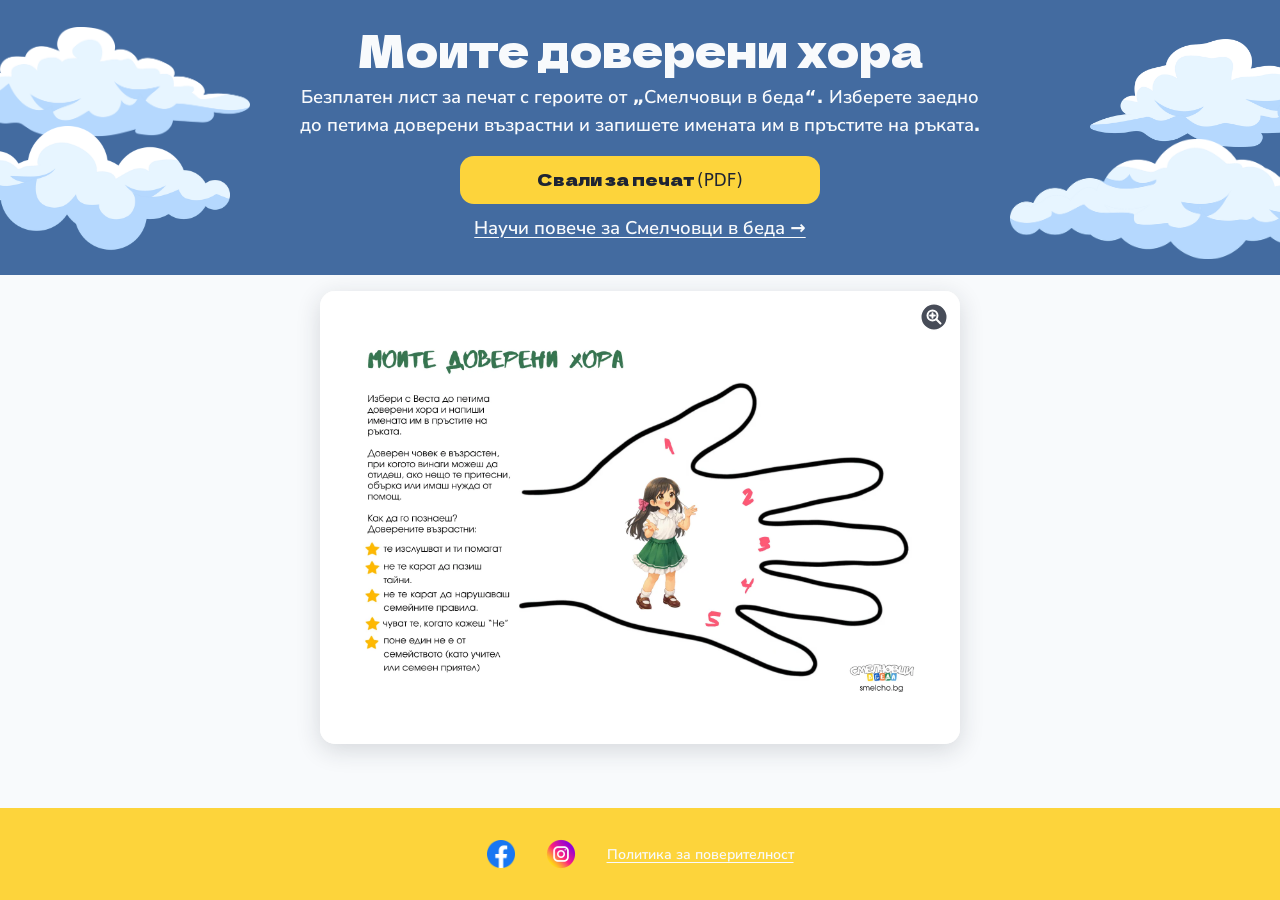
<file: materiali/dovereni-hora/index.html>
<!DOCTYPE html>
<html lang="bg">
<head>
  <meta charset="UTF-8" />
  <meta name="viewport" content="width=device-width, initial-scale=1.0" />
  <title>Моите доверени хора — безплатен лист за печат за деца | Смелчовци в беда</title>
  <meta name="description" content="„Моите доверени хора“ - Безплатен лист за печат с героите от „Смелчовци в беда“. Изберете заедно до петима доверени възрастни и запишете имената им в пръстите на ръката." />

  <!-- Trailing slash, same convention as the landing page: GitHub Pages
       serves materiali/dovereni-hora/index.html at /materiali/dovereni-hora/. -->
  <link rel="canonical" href="https://smelcho.bg/materiali/dovereni-hora/" />

  <!-- Open Graph / Twitter Card. og:image is the site's existing 1200×630
       card, not the sheet preview: WebP support in link previews is uneven
       (Viber, WhatsApp), and A4 landscape (1.41:1) is still not the 1.91:1
       a share card expects, so it would be cropped. -->
  <meta property="og:type" content="website" />
  <meta property="og:site_name" content="Смелчовци в беда" />
  <meta property="og:locale" content="bg_BG" />
  <meta property="og:url" content="https://smelcho.bg/materiali/dovereni-hora/" />
  <meta property="og:title" content="Моите доверени хора — безплатен лист за печат" />
  <meta property="og:description" content="Изберете заедно до петима доверени възрастни и запишете имената им в пръстите на ръката." />
  <meta property="og:image" content="https://smelcho.bg/assets/og/og-image-1200x630.png" />
  <meta property="og:image:width" content="1200" />
  <meta property="og:image:height" content="630" />
  <meta property="og:image:alt" content="Смелчовци в беда — карти за детска безопасност" />
  <meta name="twitter:card" content="summary_large_image" />
  <meta name="twitter:title" content="Моите доверени хора — безплатен лист за печат" />
  <meta name="twitter:description" content="Изберете заедно до петима доверени възрастни и запишете имената им в пръстите на ръката." />
  <meta name="twitter:image" content="https://smelcho.bg/assets/og/og-image-1200x630.png" />

  <!-- Literal --color-neda; <meta> can't read a custom property. -->
  <meta name="theme-color" content="#FDD43B" />

  <link rel="icon" href="../../assets/icons/favicon-32.png" sizes="32x32" type="image/png" />
  <link rel="icon" href="../../assets/icons/favicon-192.png" sizes="192x192" type="image/png" />
  <link rel="icon" href="../../assets/icons/favicon-512.png" sizes="512x512" type="image/png" />
  <link rel="apple-touch-icon" href="../../assets/icons/apple-touch-icon-180.png" />

  <!-- Same two preloads as the landing page; this page uses only Dela
       Gothic One 400 and Nunito Sans 600. Paths are `../../` because the page
       sits two levels down. -->
  <link rel="preload" href="../../assets/fonts/dela-gothic-one-cyrillic-400-normal.woff2" as="font" type="font/woff2" crossorigin />
  <link rel="preload" href="../../assets/fonts/nunito-sans-cyrillic-600-normal.woff2" as="font" type="font/woff2" crossorigin />

  <link rel="stylesheet" href="../../style.css" />
</head>
<!-- data-no-scroll-depth: script.js is loaded here for $pageview and
     file_downloaded only; scroll_depth is a landing-page metric. -->
<body data-no-scroll-depth>
  <main class="materials">
    <!-- id="hero": initHeroClouds() in script.js looks for #hero and drives
         the clouds' --scroll-progress, exactly as on the landing page. The
         cloud markup and .cloud--1…4 classes are the landing page's own. -->
    <header class="materials__header" id="hero">
      <div class="hero__clouds" aria-hidden="true">
        <span class="cloud cloud--1"></span>
        <span class="cloud cloud--2"></span>
        <span class="cloud cloud--3"></span>
        <span class="cloud cloud--4"></span>
      </div>

      <div class="materials__header-inner">
        <h1 class="materials__title">Моите доверени хора</h1>
        <p class="materials__lead">Безплатен лист за печат с героите от „Смелчовци в беда“. Изберете заедно до петима доверени възрастни и запишете имената им в пръстите на ръката.</p>

        <div class="materials__actions">
          <!-- Plain download link; works with JS off. script.js only
               listens for the click to send file_downloaded. -->
          <a
            class="cta-button materials__download"
            href="../../assets/materiali/dovereni-hora.pdf"
            download
            data-track-download
          >Свали за печат (PDF)</a>

          <a class="materials__more" href="../../">Научи повече за Смелчовци в беда →</a>
        </div>
      </div>
    </header>

    <div class="materials__body">
      <!-- A4 landscape (297×210). width/height are the A4 ratio at 96dpi;
           CSS aspect-ratio keeps the box A4 whatever the file's own size. -->
      <img
        class="materials__preview"
        src="../../assets/materiali/dovereni-hora-preview.webp"
        alt="Лист „Моите доверени хора“: контур на ръка, в чиито пръсти детето записва имената на петима доверени възрастни"
        width="1123"
        height="794"
        loading="eager"
        decoding="async"
      />
    </div>

    <!-- Yellow footer: the landing page's own link row (its
         .waitlist-signup__footer* classes are reused as-is, not copied). -->
    <footer class="materials__footer">
      <nav class="waitlist-signup__footer" aria-label="Социални мрежи и правила">
        <ul class="waitlist-signup__footer-list">
          <li>
            <a class="waitlist-signup__footer-link" href="https://www.facebook.com/smelcho" target="_blank" rel="noopener">
              <img class="waitlist-signup__footer-icon" src="../../assets/social/facebook.png" alt="Facebook" width="28" height="28" loading="lazy" decoding="async" />
            </a>
          </li>
          <li>
            <a class="waitlist-signup__footer-link" href="https://www.instagram.com/smelcho.bg/" target="_blank" rel="noopener">
              <img class="waitlist-signup__footer-icon waitlist-signup__footer-icon--inset" src="../../assets/social/instagram.png" alt="Instagram" width="28" height="28" loading="lazy" decoding="async" />
            </a>
          </li>
          <li>
            <a class="waitlist-signup__footer-link waitlist-signup__footer-link--text" href="../../privacy.html" target="_blank" rel="noopener">Политика за поверителност</a>
          </li>
        </ul>
      </nav>
    </footer>
  </main>

  <script src="../../script.js"></script>
</body>
</html>
</file>
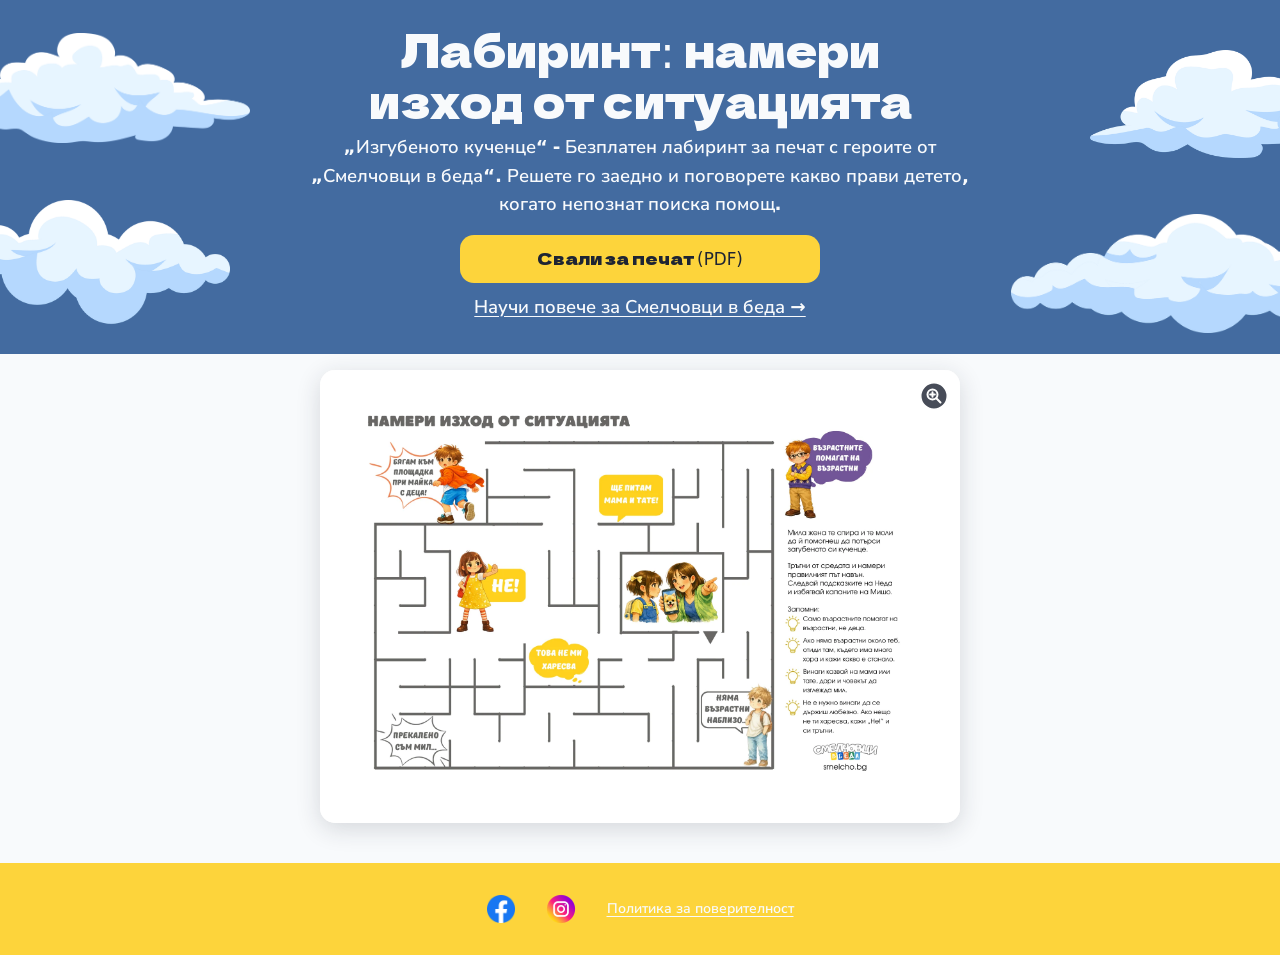
<file: materiali/labirint-1/index.html>
<!DOCTYPE html>
<html lang="bg">
<head>
  <meta charset="UTF-8" />
  <meta name="viewport" content="width=device-width, initial-scale=1.0" />
  <title>Безплатен лабиринт за печат за деца | Смелчовци в беда</title>
  <meta name="description" content="„Изгубеното кученце“ - Безплатен лабиринт за печат с героите от „Смелчовци в беда“: намери изход от ситуация с изгубено кученце. Решете го заедно и поговорете какво прави детето, когато непознат поиска помощ." />

  <!-- Trailing slash, same convention as the landing page: GitHub Pages
       serves materiali/labirint-1/index.html at /materiali/labirint-1/. -->
  <link rel="canonical" href="https://smelcho.bg/materiali/labirint-1/" />

  <!-- Open Graph / Twitter Card. og:image is the site's existing 1200×630
       card, not the maze preview: WebP support in link previews is uneven
       (Viber, WhatsApp), and A4 landscape (1.41:1) is still not the 1.91:1
       a share card expects, so it would be cropped. -->
  <meta property="og:type" content="website" />
  <meta property="og:site_name" content="Смелчовци в беда" />
  <meta property="og:locale" content="bg_BG" />
  <meta property="og:url" content="https://smelcho.bg/materiali/labirint-1/" />
  <meta property="og:title" content="Лабиринт: намери изход от ситуацията — безплатен лист за печат" />
  <meta property="og:description" content="Решете го заедно и поговорете какво прави детето, когато непознат поиска помощ." />
  <meta property="og:image" content="https://smelcho.bg/assets/og/og-image-1200x630.png" />
  <meta property="og:image:width" content="1200" />
  <meta property="og:image:height" content="630" />
  <meta property="og:image:alt" content="Смелчовци в беда — карти за детска безопасност" />
  <meta name="twitter:card" content="summary_large_image" />
  <meta name="twitter:title" content="Лабиринт: намери изход от ситуацията — безплатен лист за печат" />
  <meta name="twitter:description" content="Решете го заедно и поговорете какво прави детето, когато непознат поиска помощ." />
  <meta name="twitter:image" content="https://smelcho.bg/assets/og/og-image-1200x630.png" />

  <!-- Literal --color-neda; <meta> can't read a custom property. -->
  <meta name="theme-color" content="#FDD43B" />

  <link rel="icon" href="../../assets/icons/favicon-32.png" sizes="32x32" type="image/png" />
  <link rel="icon" href="../../assets/icons/favicon-192.png" sizes="192x192" type="image/png" />
  <link rel="icon" href="../../assets/icons/favicon-512.png" sizes="512x512" type="image/png" />
  <link rel="apple-touch-icon" href="../../assets/icons/apple-touch-icon-180.png" />

  <!-- Same two preloads as the landing page; this page uses only Dela
       Gothic One 400 and Nunito Sans 600. Paths are `../../` because the page
       sits two levels down. -->
  <link rel="preload" href="../../assets/fonts/dela-gothic-one-cyrillic-400-normal.woff2" as="font" type="font/woff2" crossorigin />
  <link rel="preload" href="../../assets/fonts/nunito-sans-cyrillic-600-normal.woff2" as="font" type="font/woff2" crossorigin />

  <link rel="stylesheet" href="../../style.css" />
</head>
<!-- data-no-scroll-depth: script.js is loaded here for $pageview and
     file_downloaded only; scroll_depth is a landing-page metric. -->
<body data-no-scroll-depth>
  <main class="materials">
    <!-- id="hero": initHeroClouds() in script.js looks for #hero and drives
         the clouds' --scroll-progress, exactly as on the landing page. The
         cloud markup and .cloud--1…4 classes are the landing page's own. -->
    <header class="materials__header" id="hero">
      <div class="hero__clouds" aria-hidden="true">
        <span class="cloud cloud--1"></span>
        <span class="cloud cloud--2"></span>
        <span class="cloud cloud--3"></span>
        <span class="cloud cloud--4"></span>
      </div>

      <div class="materials__header-inner">
        <h1 class="materials__title">Лабиринт: намери изход от ситуацията</h1>
        <p class="materials__lead">„Изгубеното кученце“ - Безплатен лабиринт за печат с героите от „Смелчовци в беда“. Решете го заедно и поговорете какво прави детето, когато непознат поиска помощ.</p>

        <div class="materials__actions">
          <!-- Plain download link; works with JS off. script.js only
               listens for the click to send file_downloaded. -->
          <a
            class="cta-button materials__download"
            href="../../assets/materiali/labirint-1.pdf"
            download
            data-track-download
          >Свали за печат (PDF)</a>

          <a class="materials__more" href="../../">Научи повече за Смелчовци в беда →</a>
        </div>
      </div>
    </header>

    <div class="materials__body">
      <!-- A4 landscape (297×210). width/height are the A4 ratio at 96dpi;
           CSS aspect-ratio keeps the box A4 whatever the file's own size. -->
      <img
        class="materials__preview"
        src="../../assets/materiali/labirint-preview.webp"
        alt="Лабиринт за печат с героите от „Смелчовци в беда“: излез от ситуация с изгубено кученце, два изхода, подсказки и пречки по пътя"
        width="1123"
        height="794"
        loading="eager"
        decoding="async"
      />
    </div>

    <!-- Yellow footer: the landing page's own link row (its
         .waitlist-signup__footer* classes are reused as-is, not copied). -->
    <footer class="materials__footer">
      <nav class="waitlist-signup__footer" aria-label="Социални мрежи и правила">
        <ul class="waitlist-signup__footer-list">
          <li>
            <a class="waitlist-signup__footer-link" href="https://www.facebook.com/smelcho" target="_blank" rel="noopener">
              <img class="waitlist-signup__footer-icon" src="../../assets/social/facebook.png" alt="Facebook" width="28" height="28" loading="lazy" decoding="async" />
            </a>
          </li>
          <li>
            <a class="waitlist-signup__footer-link" href="https://www.instagram.com/smelcho.bg/" target="_blank" rel="noopener">
              <img class="waitlist-signup__footer-icon waitlist-signup__footer-icon--inset" src="../../assets/social/instagram.png" alt="Instagram" width="28" height="28" loading="lazy" decoding="async" />
            </a>
          </li>
          <li>
            <a class="waitlist-signup__footer-link waitlist-signup__footer-link--text" href="../../privacy.html" target="_blank" rel="noopener">Политика за поверителност</a>
          </li>
        </ul>
      </nav>
    </footer>
  </main>

  <script src="../../script.js"></script>
</body>
</html>
</file>
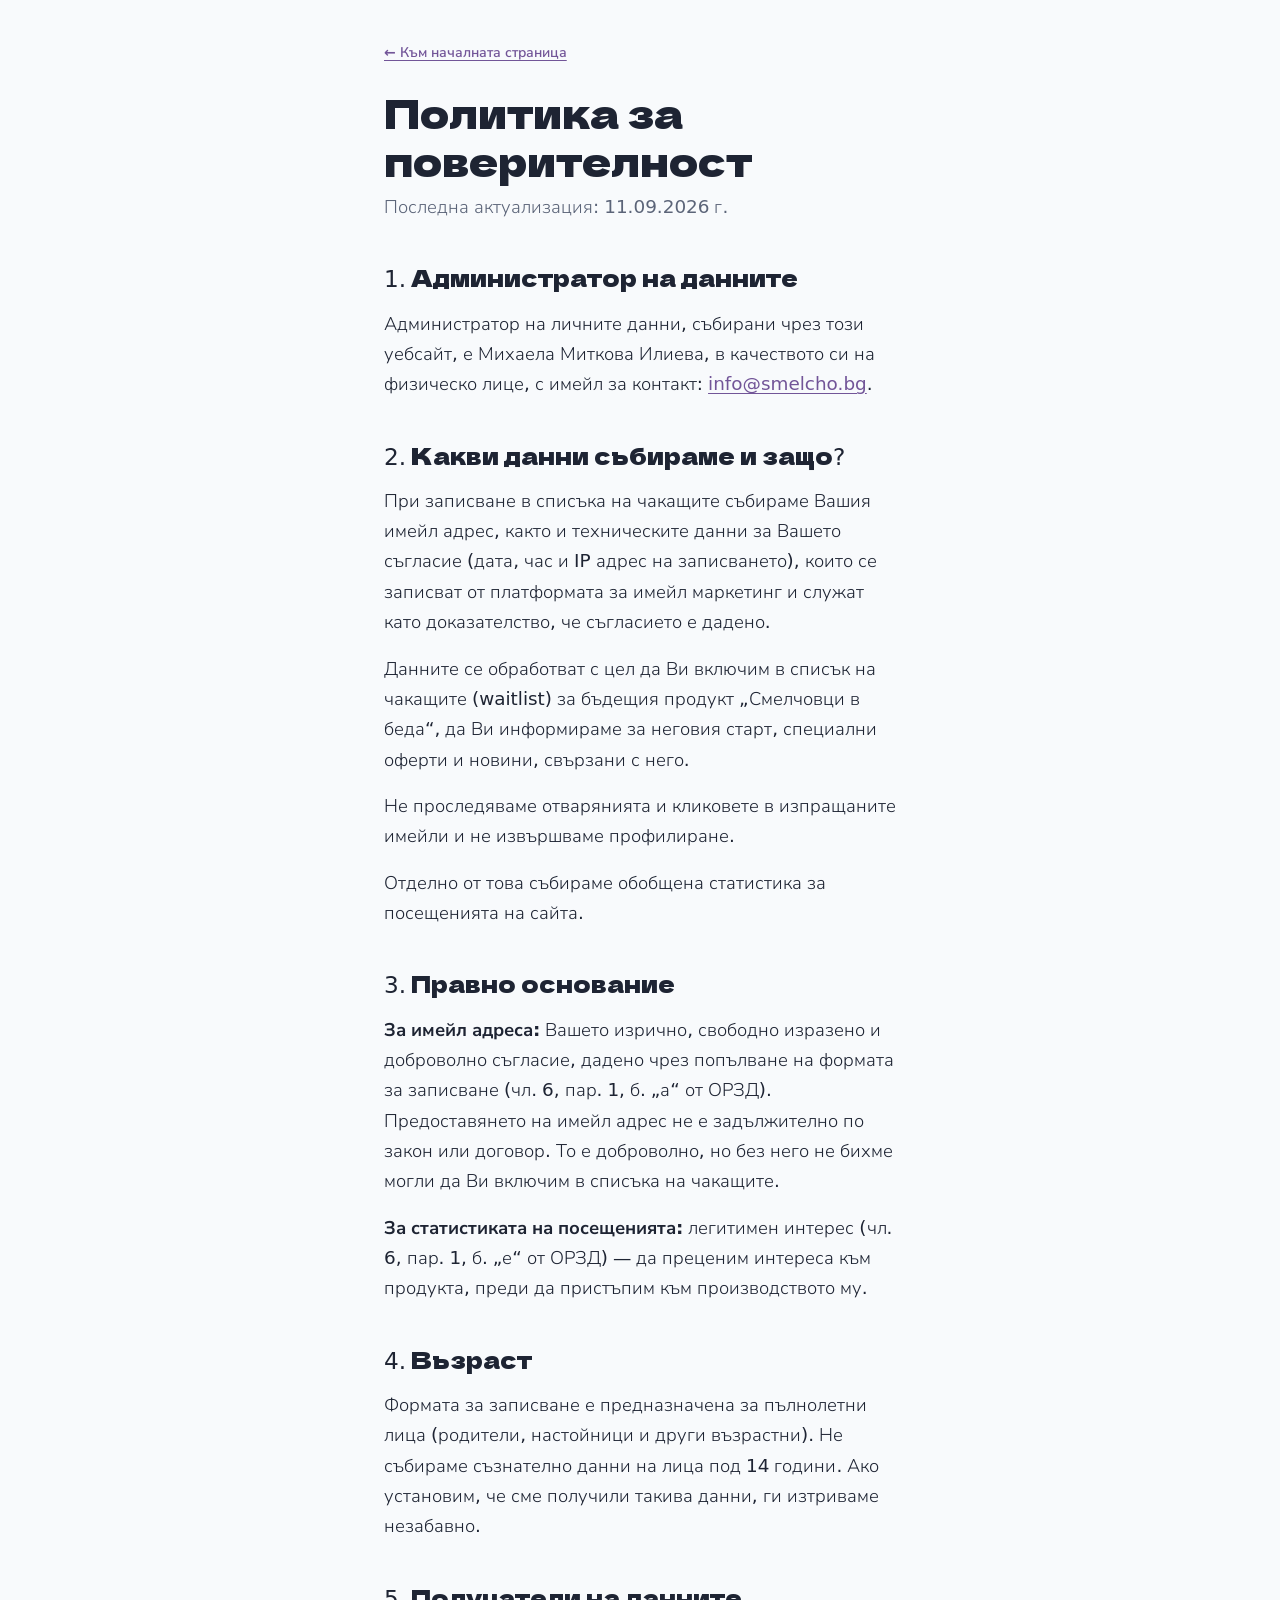
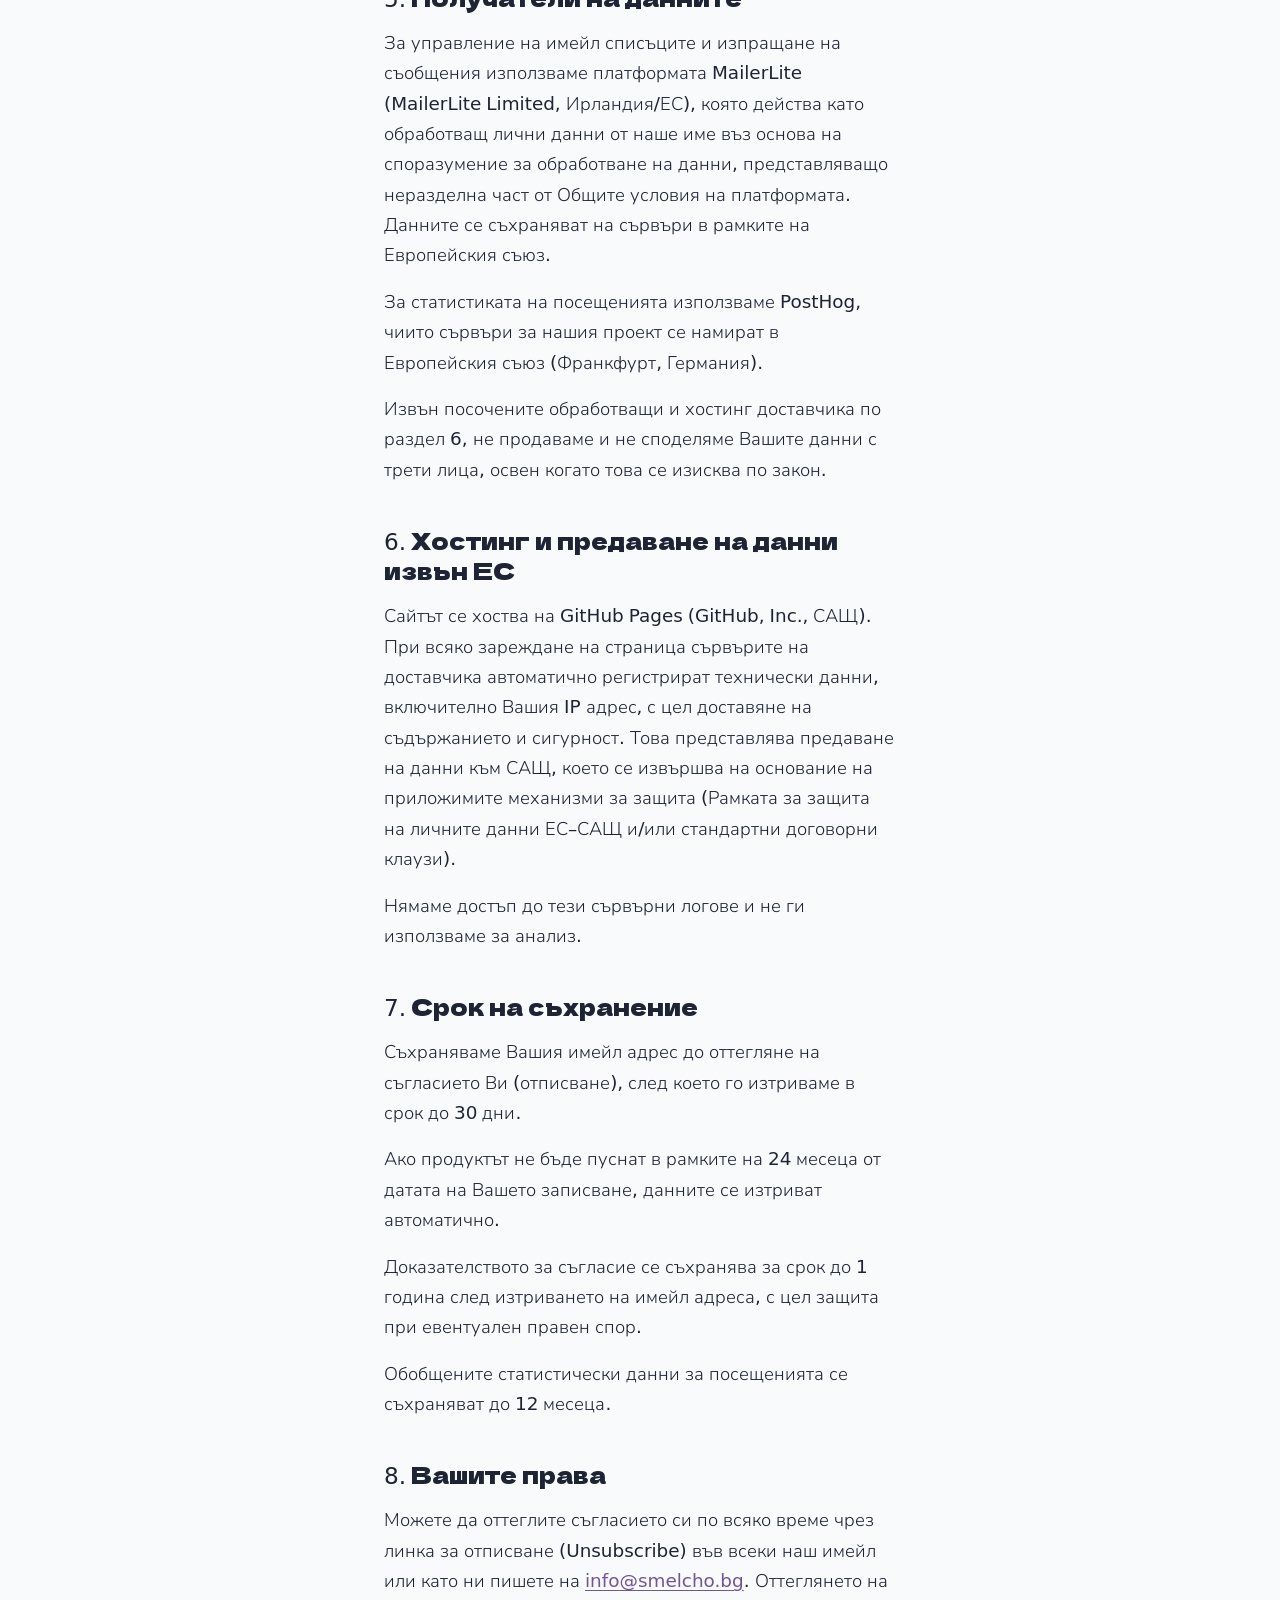
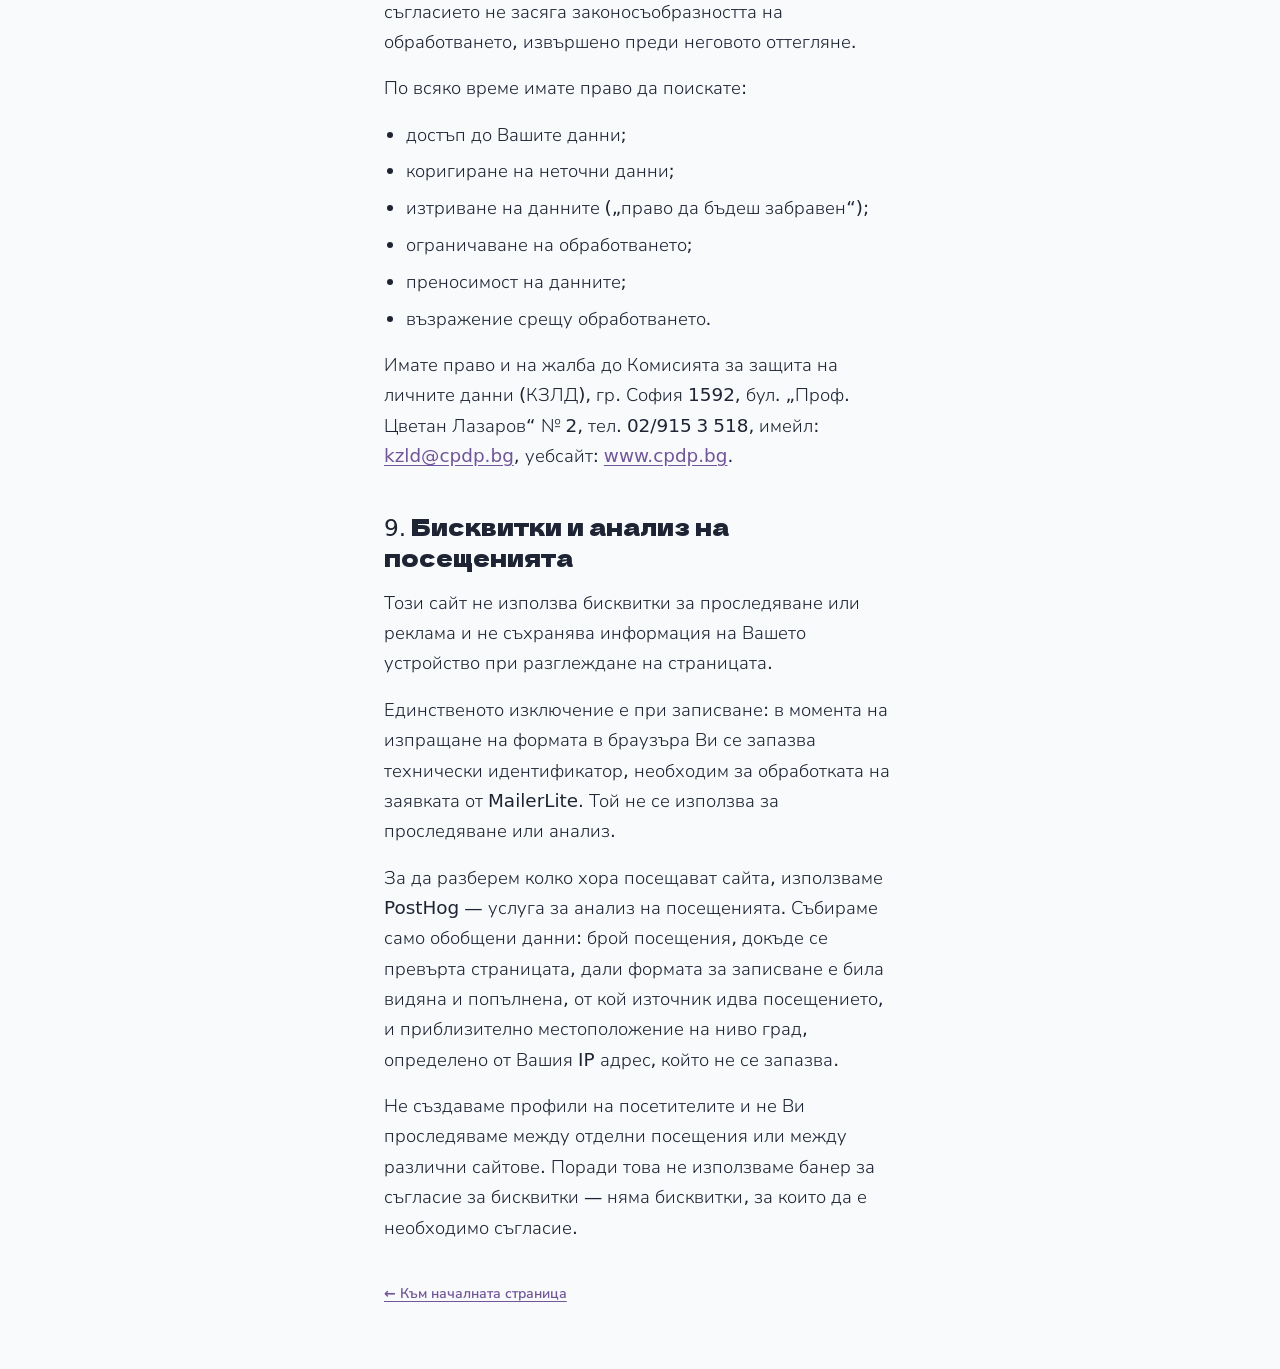
<file: privacy.html>
<!DOCTYPE html>
<html lang="bg">
<head>
  <meta charset="UTF-8" />
  <meta name="viewport" content="width=device-width, initial-scale=1.0" />
  <title>Политика за поверителност | Смелчовци в беда</title>
  <meta name="description" content="Как обработваме и защитаваме личните данни, събирани чрез smelcho.bg." />
  <link rel="canonical" href="https://smelcho.bg/privacy.html" />

  <!-- No JSON-LD, no Open Graph, no analytics. This page exists to be
       read, not measured or shared; loading script.js here would fire
       $pageview events that dilute the landing page's conversion
       denominator with visits that were never signup opportunities. -->

  <link rel="stylesheet" href="style.css" />
</head>
<body class="legal-page">

  <main class="legal">
    <a class="legal__back" href="index.html">← Към началната страница</a>

    <h1 class="legal__title">Политика за поверителност</h1>
    <p class="legal__updated">Последна актуализация: 11.09.2026 г.</p>

    <section class="legal__section">
      <h2 class="legal__heading">1. Администратор на данните</h2>
      <p>
        Администратор на личните данни, събирани чрез този уебсайт, е Михаела
        Миткова Илиева, в качеството си на физическо лице, с имейл за контакт:
        <a href="mailto:info@smelcho.bg">info@smelcho.bg</a>.
      </p>
    </section>

    <section class="legal__section">
      <h2 class="legal__heading">2. Какви данни събираме и защо?</h2>
      <p>
        При записване в списъка на чакащите събираме Вашия имейл адрес, както и
        техническите данни за Вашето съгласие (дата, час и IP адрес на
        записването), които се записват от платформата за имейл маркетинг и
        служат като доказателство, че съгласието е дадено.
      </p>
      <p>
        Данните се обработват с цел да Ви включим в списък на чакащите
        (waitlist) за бъдещия продукт „Смелчовци в беда“, да Ви информираме за
        неговия старт, специални оферти и новини, свързани с него.
      </p>
      <p>
        Не проследяваме отварянията и кликовете в изпращаните имейли и не
        извършваме профилиране.
      </p>
      <p>
        Отделно от това събираме обобщена статистика за посещенията на сайта.
      </p>
    </section>

    <section class="legal__section">
      <h2 class="legal__heading">3. Правно основание</h2>
      <p>
        <strong>За имейл адреса:</strong> Вашето изрично, свободно изразено и
        доброволно съгласие, дадено чрез попълване на формата за записване
        (чл. 6, пар. 1, б. „а“ от ОРЗД). Предоставянето на имейл адрес не е
        задължително по закон или договор. То е доброволно, но без него не
        бихме могли да Ви включим в списъка на чакащите.
      </p>
      <p>
        <strong>За статистиката на посещенията:</strong> легитимен интерес
        (чл. 6, пар. 1, б. „е“ от ОРЗД) — да преценим интереса към продукта,
        преди да пристъпим към производството му.
      </p>
    </section>

    <section class="legal__section">
      <h2 class="legal__heading">4. Възраст</h2>
      <p>
        Формата за записване е предназначена за пълнолетни лица (родители,
        настойници и други възрастни). Не събираме съзнателно данни на лица под
        14 години. Ако установим, че сме получили такива данни, ги изтриваме
        незабавно.
      </p>
    </section>

    <section class="legal__section">
      <h2 class="legal__heading">5. Получатели на данните</h2>
      <p>
        За управление на имейл списъците и изпращане на съобщения използваме
        платформата MailerLite (MailerLite Limited, Ирландия/ЕС), която действа
        като обработващ лични данни от наше име въз основа на споразумение за
        обработване на данни, представляващо неразделна част от Общите условия
        на платформата. Данните се съхраняват на сървъри в рамките на
        Европейския съюз.
      </p>
      <p>
        За статистиката на посещенията използваме PostHog, чиито сървъри за
        нашия проект се намират в Европейския съюз (Франкфурт, Германия).
      </p>
      <p>
        Извън посочените обработващи и хостинг доставчика по раздел 6, не
        продаваме и не споделяме Вашите данни с трети лица, освен когато това
        се изисква по закон.
      </p>
    </section>

    <section class="legal__section">
      <h2 class="legal__heading">6. Хостинг и предаване на данни извън ЕС</h2>
      <p>
        Сайтът се хоства на GitHub Pages (GitHub, Inc., САЩ). При всяко
        зареждане на страница сървърите на доставчика автоматично регистрират
        технически данни, включително Вашия IP адрес, с цел доставяне на
        съдържанието и сигурност. Това представлява предаване на данни към САЩ,
        което се извършва на основание на приложимите механизми за защита
        (Рамката за защита на личните данни ЕС–САЩ и/или стандартни договорни
        клаузи).
      </p>
      <p>
        Нямаме достъп до тези сървърни логове и не ги използваме за анализ.
      </p>
    </section>

    <section class="legal__section">
      <h2 class="legal__heading">7. Срок на съхранение</h2>
      <p>
        Съхраняваме Вашия имейл адрес до оттегляне на съгласието Ви
        (отписване), след което го изтриваме в срок до 30 дни.
      </p>
      <p>
        Ако продуктът не бъде пуснат в рамките на 24 месеца от датата на Вашето
        записване, данните се изтриват автоматично.
      </p>
      <p>
        Доказателството за съгласие се съхранява за срок до 1 година след
        изтриването на имейл адреса, с цел защита при евентуален правен спор.
      </p>
      <p>
        Обобщените статистически данни за посещенията се съхраняват до 12
        месеца.
      </p>
    </section>

    <section class="legal__section">
      <h2 class="legal__heading">8. Вашите права</h2>
      <p>
        Можете да оттеглите съгласието си по всяко време чрез линка за отписване
        (Unsubscribe) във всеки наш имейл или като ни пишете на
        <a href="mailto:info@smelcho.bg">info@smelcho.bg</a>. Оттеглянето на
        съгласието не засяга законосъобразността на обработването, извършено
        преди неговото оттегляне.
      </p>
      <p>По всяко време имате право да поискате:</p>
      <ul class="legal__list">
        <li>достъп до Вашите данни;</li>
        <li>коригиране на неточни данни;</li>
        <li>изтриване на данните („право да бъдеш забравен“);</li>
        <li>ограничаване на обработването;</li>
        <li>преносимост на данните;</li>
        <li>възражение срещу обработването.</li>
      </ul>
      <p>
        Имате право и на жалба до Комисията за защита на личните данни (КЗЛД),
        гр. София 1592, бул. „Проф. Цветан Лазаров“ № 2, тел. 02/915 3 518,
        имейл: <a href="mailto:kzld@cpdp.bg">kzld@cpdp.bg</a>, уебсайт:
        <a href="https://www.cpdp.bg" target="_blank" rel="noopener">www.cpdp.bg</a>.
      </p>
    </section>

    <section class="legal__section">
      <h2 class="legal__heading">9. Бисквитки и анализ на посещенията</h2>
      <p>
        Този сайт не използва бисквитки за проследяване или реклама и не
        съхранява информация на Вашето устройство при разглеждане на страницата.
      </p>
      <p>
        Единственото изключение е при записване: в момента на изпращане на
        формата в браузъра Ви се запазва технически идентификатор, необходим за
        обработката на заявката от MailerLite. Той не се използва за
        проследяване или анализ.
      </p>
      <p>
        За да разберем колко хора посещават сайта, използваме PostHog — услуга
        за анализ на посещенията. Събираме само обобщени данни: брой посещения,
        докъде се превърта страницата, дали формата за записване е била видяна и
        попълнена, от кой източник идва посещението, и приблизително
        местоположение на ниво град, определено от Вашия IP адрес, който не се
        запазва.
      </p>
      <p>
        Не създаваме профили на посетителите и не Ви проследяваме между отделни
        посещения или между различни сайтове. Поради това не използваме банер за
        съгласие за бисквитки — няма бисквитки, за които да е необходимо
        съгласие.
      </p>
    </section>

    <a class="legal__back legal__back--bottom" href="index.html">← Към началната страница</a>
  </main>

</body>
</html>
</file>
<file: style.css>
/* СМЕЛЧОВЦИ В БЕДА — Landing Page Styles.
   Tokens live in §1: extend that block, don't redefine tokens later.
   Breakpoints: <768px mobile · 768px portrait tablet · 1024px or 768px
   landscape = landscape tablet/desktop · 1440px desktop. */

/* 0. FONTS (self-hosted). Dela Gothic One ships weight 400 only — never
   request 700/800/900 against it; the browser fakes the bold badly. */
@font-face {
  font-family: 'Dela Gothic One';
  src: url('assets/fonts/dela-gothic-one-cyrillic-400-normal.woff2') format('woff2');
  font-weight: 400;
  font-style: normal;
  font-display: swap;
}
@font-face {
  font-family: 'Nunito Sans';
  src: url('assets/fonts/nunito-sans-cyrillic-300-normal.woff2') format('woff2');
  font-weight: 300;
  font-style: normal;
  font-display: swap;
}
@font-face {
  font-family: 'Nunito Sans';
  src: url('assets/fonts/nunito-sans-cyrillic-400-normal.woff2') format('woff2');
  font-weight: 400;
  font-style: normal;
  font-display: swap;
}
@font-face {
  font-family: 'Nunito Sans';
  src: url('assets/fonts/nunito-sans-cyrillic-600-normal.woff2') format('woff2');
  font-weight: 600;
  font-style: normal;
  font-display: swap;
}
@font-face {
  font-family: 'Nunito Sans';
  src: url('assets/fonts/nunito-sans-cyrillic-700-normal.woff2') format('woff2');
  font-weight: 700;
  font-style: normal;
  font-display: swap;
}
@font-face {
  font-family: 'Nunito Sans';
  src: url('assets/fonts/nunito-sans-cyrillic-800-normal.woff2') format('woff2');
  font-weight: 800;
  font-style: normal;
  font-display: swap;
}

/* --- 1. DESIGN TOKENS --- */
:root {
  --color-zaki: #725598;
  --color-vihren: #F68044;
  --color-neda: #FDD43B;
  /* Not --color-neda: that is a button fill, and reusing it would make
     this read as a button. 4.58:1 on --color-hero-bg. */
  --color-yellow-light: #FEEBA4;
  --color-vesta: #278C5D;
  --color-misho: #E5E1D6;
  --color-misho-accent: #4FA6E0; 
  --color-misho-trim: #8B5E3C;   
  --color-misho-hair: #D4B483;   
  --color-buddy: #2FB6B0; /* turquoise — Help/Buddy cards, not tied to one Bravie */

  --color-icon-burnt-orange: #A8501A;
  --color-icon-deep-red: #7A2020;
  --color-icon-deep-teal: #0E4749;

  /* --- Hero --- */
  /* Do not lighten without re-measuring: --color-yellow-light 4.58:1,
     --color-hero-text 5.21:1; both fail AA above this. */
  --color-hero-bg: #436BA0;
  --color-hero-text: #F8FAFC;

  /* --- Base surfaces --- */
  --color-surface-white: #F8FAFC;
  --color-text-dark: #1E2433; 
  --color-text-muted: #5B6478;

  /* --- Feedback colors --- */
  --color-error: #D9402A;
  --color-success: #278C5D; 

  /* --- Section background colors --- */
  --color-section-problem-bg: #725598; 
  --color-section-works-bg: var(--color-misho); /* Light, not saturated — needs different text/accent handling than the
    other section colors; see .how-it-works. */

  /* --- Type --- */
  --font-display: 'Dela Gothic One', system-ui, sans-serif;  
  --font-body: 'Nunito Sans', system-ui, sans-serif; 

  /* --- Type scale (fluid, mobile-first) --- */
  --font-size-h1: clamp(2rem, 6vw, 3.75rem);
  --font-size-h2: clamp(1.5rem, 4.5vw, 2.5rem);
  --font-size-body: clamp(1rem, 2vw, 1.15rem);
  --font-size-small: 0.875rem;

  /* --- Spacing scale --- */
  --space-1: 0.5rem;
  --space-2: 1rem;
  --space-3: 1.5rem;
  --space-4: 2.5rem;
  --space-5: 4rem;
  --space-6: 6rem;

  /* --- Radii --- */
  --radius-input: 14px;
  --radius-card: 15px; 

  /* --- Card geometry --- 3:5 per spec; physical cards are 6cm × 10cm. */
  --card-aspect: 3 / 5;
  --card-border-side: 6px; /* The spec's "thicker bottom border" is the caption panel's background,
    not a CSS border — see .brave-card__caption. */

  /* Fixed, not fluid, so the peek is predictable regardless of card
     width. */
  --card-peek-desktop: 300px;
  --card-peek-desktop-xl: 340px; 
  --card-peek-mobile: 230px;           
  --card-peek-tablet-portrait: 260px;  
}

/* --- 2. RESET & BASE --- */
*, *::before, *::after { box-sizing: border-box; }

/* Also on `html`, not just `body`: `html` is the real scrolling root
   once `body` has its own overflow. Remove it and the Wait-list clouds
   bring back a horizontal scrollbar. */
html { scroll-behavior: smooth; overflow-x: hidden; }

body {
  margin: 0;
  background: var(--color-surface-white);
  color: var(--color-text-dark);
  font-family: var(--font-body);
  font-weight: 300; 
  line-height: 1.5;
  -webkit-font-smoothing: antialiased;
  overflow-x: hidden; 
}

h1, h2, h3 { font-family: var(--font-display); font-weight: 400; margin: 0; }
p { margin: 0; }
ul { list-style: none; margin: 0; padding: 0; }
button { font-family: inherit; }

.sr-only {
  position: absolute;
  width: 1px; height: 1px;
  padding: 0; margin: -1px;
  overflow: hidden;
  clip: rect(0, 0, 0, 0);
  white-space: nowrap;
  border: 0;
}

@media (prefers-reduced-motion: reduce) {
  html { scroll-behavior: auto; }
  *, *::before, *::after {
    animation-duration: 0.001ms !important;
    transition-duration: 0.001ms !important;
  }
}

a:focus-visible,
button:focus-visible,
input:focus-visible {
  outline: 3px solid var(--color-zaki);
  outline-offset: 3px;
}

/* === 3. HERO SECTION === */
.hero {
  position: relative;
  overflow: hidden;
  min-height: calc(100vh - var(--card-peek-mobile)); 
  display: flex;
  align-items: center;
  justify-content: center;
  padding: var(--space-5) var(--space-2) var(--space-3); 
  background: var(--color-hero-bg);
  color: var(--color-hero-text);
}

/* --- Clouds --- One shared --scroll-progress, set by script.js on the
   container. z-index below .hero__content. */
.hero__clouds {
  position: absolute;
  inset: 0;
  z-index: 0;
  pointer-events: none;
  overflow: hidden;
  /* No --scroll-progress default here: this must INHERIT the value
     script.js sets on #hero. Declaring it — even as a fallback — beats
     the inherited value and pins every cloud to 0. */
}

.cloud {
  position: absolute;
  background-repeat: no-repeat;
  background-position: center;
  background-size: contain;
  transform: translate(
    calc(var(--scroll-progress, 0) * var(--cloud-distance) * var(--cloud-dir)),
    var(--cloud-y-offset, 0%)
  );
}

.cloud--1 {
  background-image: url('assets/clouds/cloud-1.png');
  width: clamp(190px, 42vw, 320px);
  aspect-ratio: 2.84 / 1;
  top: 2%;
  left: 2%;
  --cloud-dir: -1;
  --cloud-distance: 160px;
}
.cloud--2 {
  background-image: url('assets/clouds/cloud-2.png');
  width: clamp(130px, 26vw, 210px);
  aspect-ratio: 2.31 / 1;
  top: 16%;
  right: 4%;
  transform: scaleX(-1) translateX(calc(var(--scroll-progress, 0) * var(--cloud-distance) * var(--cloud-dir)));
  --cloud-dir: 1;
  --cloud-distance: 190px;
}
.cloud--3 {
  background-image: url('assets/clouds/cloud-3.png');
  width: clamp(180px, 38vw, 300px);
  aspect-ratio: 2.25 / 1;
  bottom: 16%;
  left: 6%;
  --cloud-dir: -1;
  --cloud-distance: 140px;
}
.cloud--4 {
  background-image: url('assets/clouds/cloud-4.png');
  width: clamp(240px, 46vw, 400px);
  aspect-ratio: 3.01 / 1;
  bottom: 6%;
  right: -5%;
  --cloud-dir: 1;
  --cloud-distance: 170px;
}

@media (min-width: 900px) {
  .cloud--1 { top: 4%;  left: 3%;  width: clamp(260px, 20vw, 380px); }
  .cloud--2 { top: 10%; right: 6%; width: clamp(170px, 13vw, 250px); }
  .cloud--3 { bottom: 20%; left: 8%; width: clamp(220px, 22vw, 340px); }
  .cloud--4 { bottom: 8%; right: -3%; width: clamp(320px, 26vw, 480px); }
}

@media (max-width: 767px) {
  .cloud--1, .cloud--2 { display: none; }
  .cloud--3 {
    width: clamp(120px, 42vw, 190px);
    bottom: 12%;
    left: -4%;
  }
  .cloud--4 {
    width: clamp(130px, 46vw, 200px);
    bottom: 4%;
    right: -6%;
  }
}

.hero__content {
  position: relative;
  z-index: 1;
  max-width: 640px;
  width: 100%;
  text-align: center;
  display: flex;
  flex-direction: column;
  align-items: center;
  gap: var(--space-2);
}

.hero__title {
  font-size: var(--font-size-h1);
  font-weight: 400; 
  line-height: 1.05;
  color: var(--color-hero-text);
}

.hero__subtitle {
  font-size: var(--font-size-body);
  font-weight: 600;
  color: var(--color-hero-text);
  opacity: 0.92;
  max-width: 34ch; 
}

/* Full opacity, NOT the subtitle's 0.92: opacity dims the whole subtree
   and would dilute the highlight spans' contrast. */
.hero__tagline {
  font-size: var(--font-size-body);
  font-weight: 600;
  color: var(--color-hero-text);
  max-width: 34ch; 
}
.hero__tagline-highlight {
  color: var(--color-yellow-light);
  font-weight: 800;
}

/* Plain `min-width` — must apply to BOTH tablet orientations. */
@media (min-width: 768px) {
  .hero__subtitle,
  .hero__tagline {
    max-width: none;
    white-space: nowrap;
  }
}

.waitlist-form { width: 100%; margin-top: var(--space-2); }

.waitlist-form__row {
  display: flex;
  flex-direction: column;
  gap: var(--space-1);
  width: 100%;
}

.waitlist-form__input {
  width: 100%;
  padding: 0.9rem 1.1rem;
  font-size: 1rem;
  font-family: var(--font-body);
  border-radius: var(--radius-input);
  border: 2px solid rgba(255, 255, 255, 0.4);
  background: rgba(255, 255, 255, 0.15);
  color: var(--color-hero-text);
  transition: border-color 0.2s ease, background 0.2s ease;
}
.waitlist-form__input::placeholder { color: rgba(248, 250, 252, 0.75); }
.waitlist-form__input:focus { border-color: var(--color-neda); background: rgba(255, 255, 255, 0.22); }
.waitlist-form__input.is-invalid { border-color: var(--color-error); }

@media (max-width: 767px) {
  .waitlist-form__input { text-align: center; }
}

.waitlist-form--on-light .waitlist-form__input {
  border-color: rgba(30, 36, 51, 0.2);
  background: rgba(30, 36, 51, 0.04);
  color: var(--color-text-dark);
}
.waitlist-form--on-light .waitlist-form__input::placeholder { color: var(--color-text-muted); }

/* The section background IS --color-neda, so a default button blends
   into it. */
.waitlist-form--on-neda .waitlist-form__input {
  border-color: transparent;
  background: var(--color-surface-white);
  color: var(--color-zaki);
}
/* Three classes, not two: the sitewide `.is-invalid` rule ties at two
   and this block sits later, so the invalid red would never show. */
.waitlist-form--on-neda .waitlist-form__input.is-invalid {
  border-color: var(--color-error);
}
.waitlist-form--on-neda .waitlist-form__input::placeholder { color: var(--color-text-muted); }
.waitlist-form--on-neda .waitlist-form__input:focus {
  border-color: var(--color-zaki);
  /* Pins focus to solid white; else the sitewide `:focus` rule makes the
     input shift from solid to translucent on click. */
  background: var(--color-surface-white);
}
/* Class + class + pseudo-class, to outrank both rules above: script.js
   focuses the input right after adding `is-invalid`, and `:focus` sits
   later, so the error colour lost exactly when it was needed. */
.waitlist-form--on-neda .waitlist-form__input.is-invalid:focus {
  border-color: var(--color-error);
}
.waitlist-form--on-neda .waitlist-form__button {
  background: var(--color-zaki);
  color: var(--color-surface-white);
}
.waitlist-form--on-neda .waitlist-form__button:hover { background: #5f4680; } 
.waitlist-form--on-neda .waitlist-form__spinner {
  border-color: rgba(248, 250, 252, 0.35);
  border-top-color: var(--color-surface-white);
}

/* CSS can't size an element as a percentage of a SIBLING, so this is px
   against the button's rendered ~273px. Re-check if its label changes. */
@media (min-width: 1024px), (min-width: 768px) and (orientation: landscape) {
  .waitlist-form--on-neda .waitlist-form__input {
    min-width: 190px;
  }
}

.waitlist-form__button {
  position: relative;
  display: flex;
  align-items: center;
  justify-content: center;
  gap: 0.6rem;
  padding: 1rem 1.5rem;
  font-family: var(--font-display);
  font-size: 1rem;
  font-weight: 400; 
  color: var(--color-text-dark);
  background: var(--color-neda);
  border: none;
  border-radius: var(--radius-input);
  cursor: pointer;
  transition: background 0.2s ease, transform 0.15s ease;
}
.waitlist-form__button:hover { background: #ffe27a; }
.waitlist-form__button:active { transform: scale(0.98); }
.waitlist-form__button:disabled { opacity: 0.7; cursor: not-allowed; }

.waitlist-form__spinner {
  display: none;
  width: 16px; height: 16px;
  border-radius: 50%;
  border: 2px solid rgba(30, 36, 51, 0.35);
  border-top-color: var(--color-text-dark);
  animation: spin 0.7s linear infinite;
}
.waitlist-form__button.is-loading .waitlist-form__spinner { display: inline-block; }
.waitlist-form__button.is-loading .waitlist-form__button-label { opacity: 0.85; }
@keyframes spin { to { transform: rotate(360deg); } }

.waitlist-form__error {
  min-height: 1.25rem;
  margin-top: var(--space-1);
  font-size: var(--font-size-small);
  font-weight: 700;
  color: #7F1D1D; 
  text-align: left;
}

.waitlist-form__error:not(:empty) {
  display: inline-block;
  padding: 0.35rem 0.7rem;
  background: var(--color-surface-white);
  border-radius: 8px;
}

.success-message {
  display: flex;
  align-items: center;
  gap: 0.6rem;
  margin-top: var(--space-2);
  padding: 1rem 1.25rem;
  width: 100%;
  border-radius: var(--radius-input);
  background: rgba(39, 140, 93, 0.25); 
  border: 1px solid rgba(39, 140, 93, 0.6);
  color: var(--color-hero-text);
  opacity: 0;
  transform: translateY(8px);
  transition: opacity 0.5s ease, transform 0.5s ease;
}
/* `[hidden]` must be matched here: `.success-message`'s `display: flex`
   beats the built-in `[hidden] { display: none }`, so the element stayed
   in flow at full height while hidden. */
.success-message[hidden] { display: none; }
.success-message.is-visible { opacity: 1; transform: translateY(0); }
.success-message__icon { width: 22px; height: 22px; flex-shrink: 0; color: #6EE7B7; }
.success-message__text { font-weight: 700; text-align: left; }

.success-message--on-light {
  color: var(--color-text-dark);
  background: rgba(39, 140, 93, 0.15);
  border-color: rgba(39, 140, 93, 0.55);
}
.success-message--on-light .success-message__icon { color: var(--color-vesta); }

/* === 4. BRAVIES INTRO SECTION === */
.bravies {
  position: relative;
  padding: var(--space-3) var(--space-2) var(--space-5);
  background: var(--color-surface-white);
  display: flex;
  flex-direction: column;
  align-items: center;
  gap: var(--space-3);
}

.bravies__intro {
  font-size: var(--font-size-h2);
  font-weight: 700;
  text-align: center;
  max-width: 32ch;
  margin-bottom: var(--space-2);
  color: var(--color-text-dark);
}

@media (min-width: 768px) {
  .bravies__intro {
    font-size: clamp(1.1rem, 2.3vw, 1.6rem);
    max-width: none;
    white-space: nowrap;
  }
}

.card-row {
  display: flex;
  flex-direction: column;
  align-items: center;
  gap: var(--space-3);
  width: 100%;
}

/* --- Individual card --- overflow:visible so the portrait can escape
   the frame; the border is on ::before so border-radius clips clean. */
.brave-card {
  position: relative;
  width: min(320px, 78vw);
  aspect-ratio: var(--card-aspect);
  min-height: 0; /* Else its content-based minimum height overrides the aspect-ratio. */
  flex-shrink: 0;
  overflow: visible;
}

.brave-card::before {
  content: '';
  position: absolute;
  inset: 0;
  z-index: 0;
  border-radius: var(--radius-card);
  background: var(--color-surface-white);
  border: var(--card-border-side) solid var(--card-color, var(--color-zaki));
  pointer-events: none;
}

.brave-card--zaki   { --card-color: var(--color-zaki);   --card-text-on-accent: var(--color-surface-white); transform: rotate(-2.5deg); }
.brave-card--vihren { --card-color: var(--color-vihren); --card-text-on-accent: var(--color-text-dark);   transform: rotate(2deg); }
.brave-card--neda    { --card-color: var(--color-neda);   --card-text-on-accent: var(--color-text-dark);   transform: rotate(-1.5deg); }
.brave-card--vesta   { --card-color: var(--color-vesta);  --card-text-on-accent: var(--color-surface-white); transform: rotate(2.5deg); }
.brave-card--misho   { --card-color: var(--color-misho);  --card-text-on-accent: var(--color-text-dark);   transform: rotate(-2deg); }

.brave-card__trigger {
  position: relative;
  z-index: 1;
  display: block;
  width: 100%;
  height: 100%;
  padding: 0;
  background: none;
  border: none;
  cursor: pointer;
  text-align: center;
  color: inherit;
}

/* Fills the ENTIRE card, caption overlaid on top. The portrait's box is
   constant regardless of state — that is what makes sizing reliable. */
.brave-card__portrait {
  position: absolute;
  inset: 0;
  z-index: 1;
  display: flex;
  align-items: flex-end;
  justify-content: center;
  padding: var(--space-2) var(--space-2) 0.5rem;
  overflow: visible; 
}

.brave-card__portrait-img {
  display: block;
  max-width: 100%;
  max-height: 100%;
  width: auto;
  height: auto;
  object-fit: contain;
  filter: drop-shadow(0 6px 10px rgba(30, 36, 51, 0.18));
  transform: translateY(0) scale(1);
}

/* Mobile/portrait-tablet pulse. Neutralised in the desktop breakpoint —
   the two are mutually exclusive. */
@keyframes brave-card-pulse-mobile {
  0%   { transform: translateY(0) scale(1); }
  50%  { transform: translateY(0) scale(1.08); }
  100% { transform: translateY(0) scale(1); }
}
.brave-card__portrait-img.is-pulsing {
  animation: brave-card-pulse-mobile 1.2s ease;
  /* Grow UPWARD from the feet: with the default 50% 50% origin the bottom
     edge drops ~18px at 375px against ~8px of padding, and nothing clips
     below the card. A bottom origin never moves that edge, for any
     artwork. Desktop neutralises .is-pulsing and must reset this too. */
  transform-origin: 50% 100%;
}
@media (prefers-reduced-motion: reduce) {
  .brave-card__portrait-img.is-pulsing { animation: none; }
}

/* The spec's "thicker bottom border" — a solid block, since a border
   can't be a readable text panel. */
.brave-card__caption {
  position: absolute;
  left: 0;
  right: 0;
  bottom: 0;
  z-index: 2;
  display: flex;
  flex-direction: column;
  gap: 0.2rem;
  min-height: 110px; /* was fixed `height` + overflow:hidden — clipped the bio
                        in Messenger's WebView, which inflates rem by the
                        Android system font scale. The panel is anchored
                        bottom:0 so it grows upward over the portrait; losing a
                        little artwork beats losing a line of text. */
  padding: 0.5rem 0.75rem 0.6rem;
  background: var(--card-color, var(--color-zaki));
  border-radius: 0 0 var(--radius-card) var(--radius-card);
}

@media (max-width: 767px) {
  .brave-card__caption { min-height: 90px; }
}

.brave-card__name {
  font-family: var(--font-display);
  font-weight: 400; 
  font-size: 1rem;
  text-transform: uppercase;
  letter-spacing: 0.03em;
  color: var(--card-text-on-accent, var(--color-text-dark));
}

.brave-card__bio {
  font-size: 0.95rem;
  line-height: 1.32;
  color: var(--card-text-on-accent, var(--color-text-dark));
  opacity: 0.95;
}

.brave-card.is-active,
.brave-card:hover {
  z-index: 5;
}

/* === 5. PORTRAIT TABLET (≥768px portrait) === Grid 1 / 2 / 2, DOM
   order. */
@media (min-width: 768px) and (orientation: portrait) {
  .hero {
    min-height: calc(100vh - var(--card-peek-tablet-portrait));
  }

  .card-row {
    display: grid;
    grid-template-columns: repeat(2, minmax(220px, 1fr));
    justify-items: center;
    align-items: start;
    gap: var(--space-4) var(--space-3);
    max-width: 680px;
  }

  .card-row > li:first-child { grid-column: 1 / -1; }

  .brave-card { width: min(300px, 34vw); }
}

/* === 6. LANDSCAPE TABLET / DESKTOP (≥1024px, or ≥768px landscape) ===
   Single row; visual order remapped via `order`, DOM order unchanged. */
@media (min-width: 1024px), (min-width: 768px) and (orientation: landscape) {
  .hero {
    min-height: calc(100vh - var(--card-peek-desktop));
    padding-bottom: var(--space-3);
  }

  .bravies {
    padding-top: var(--space-2);
    gap: var(--space-3);
  }

  .waitlist-form__row { flex-direction: row; align-items: stretch; justify-content: center; }
  .waitlist-form__input { max-width: 320px; } 
  .waitlist-form__input { flex: 1; }
  .waitlist-form__button { flex-shrink: 0; }

  .card-row {
    display: flex;
    flex-direction: row;
    align-items: flex-end;
    justify-content: center;
    flex-wrap: nowrap;
    max-width: none;
    gap: var(--space-3);
  }

  .card-row > li:first-child { grid-column: auto; }

  .brave-card { width: clamp(160px, 13vw, 210px); }

  .brave-card__portrait-img {
    transform: translateY(-14%) scale(1.16);
  }

  @keyframes brave-card-pulse {
    0%   { transform: translateY(-14%) scale(1.16); }
    50%  { transform: translateY(-14%) scale(1.22); }
    100% { transform: translateY(-14%) scale(1.16); }
  }

  .brave-card__trigger:hover .brave-card__portrait-img {
    animation: brave-card-pulse 1s ease;
  }
  /* Desktop is hover-only; .is-pulsing is neutralised here.
     BOTH properties must be reset, not just `animation` — the JS still
     adds the class at this breakpoint. FULL NEUTRALISATION POINT: every
     property added to the mobile .is-pulsing rule needs a reset here. */
  .brave-card__portrait-img.is-pulsing {
    animation: none;
    transform-origin: 50% 50%;
  }
  /* Hover only, NOT also .is-active — Неда carries that from load, so the
     computed `animation` never changed and the pulse never restarted. */

  .brave-card--zaki   { order: 1; }
  .brave-card--vihren { order: 2; }
  .brave-card--neda    { order: 3; }
  .brave-card--vesta   { order: 4; }
  .brave-card--misho   { order: 5; }
}

/* === 7. BREAKPOINT — DESKTOP (≥1440px) === */
@media (min-width: 1440px) {
  .hero {
    min-height: calc(100vh - var(--card-peek-desktop-xl));
  }

  .hero__content { max-width: 720px; }

  /* Keep the tightened padding-top from the previous breakpoint. */
  .bravies {
    padding-left: var(--space-5);
    padding-right: var(--space-5);
    padding-bottom: var(--space-6);
  }

  .card-row { gap: var(--space-4); }
  .brave-card { width: clamp(180px, 11vw, 220px); }
}

/* === PHASE 2 — Problem / What It Teaches / How It Works === */

.reveal {
  opacity: 0;
  transform: translateY(40px);
  transition: opacity 0.6s ease, transform 0.6s ease;
}
.reveal.is-visible {
  opacity: 1;
  transform: translateY(0);
}
@media (prefers-reduced-motion: reduce) {
  .reveal { opacity: 1; transform: none; transition: none; }
}

/* --- PROBLEM SECTION --- */
.problem {
  padding: var(--space-5) var(--space-2);
  background: var(--color-section-problem-bg);
  color: var(--color-hero-text);
}

.problem__inner {
  /* Fixed px, not `ch`: `ch` resolves against this element's Nunito Sans,
     not the heading's much wider Dela Gothic One. */
  max-width: 920px;
  margin: 0 auto;
  text-align: center;
  display: flex;
  flex-direction: column;
  gap: var(--space-3);
}

.problem__heading {
  font-size: var(--font-size-h2);
  font-weight: 400; 
}

.problem__quote-mark {
  font-size: 1.4em;
  font-weight: 400; 
  color: var(--color-neda);
  line-height: 0;
  vertical-align: -0.08em;
}

.problem__body {
  display: flex;
  flex-direction: column;
  gap: var(--space-2);
  font-size: var(--font-size-body);
  line-height: 1.6;
  opacity: 0.96;
  text-align: left;
}

/* --- WHAT IT TEACHES SECTION --- */
.teaches {
  padding: var(--space-5) var(--space-2);
  background: var(--color-surface-white);
  color: var(--color-text-dark);
}

.teaches__inner {
  max-width: 1100px; 
  margin: 0 auto;
  display: flex;
  flex-direction: column;
  align-items: center;
  gap: var(--space-4);
}

.teaches__heading {
  font-size: var(--font-size-h2);
  font-weight: 400; 
  text-align: center;
}

.teaches__body {
  /* Fixed px, not `ch` — 75ch measures ~73 characters of real capacity. */
  max-width: 920px;
  margin: 0 auto;
  display: flex;
  flex-direction: column;
  gap: var(--space-2);
  font-size: var(--font-size-body);
  line-height: 1.6;
  text-align: left;
}

.teaches__points {
  list-style: none;
  margin: 0;
  padding: 0;
  width: 100%;
  display: grid;
  grid-template-columns: repeat(auto-fit, minmax(260px, 1fr));
  column-gap: var(--space-3);
  --icon-size: 84px;
  /* Row gap must exceed column gap: the badges poke up 2/3 of their
     height above their own box. */
  row-gap: calc(var(--icon-size) * 2 / 3 + var(--space-2));
  margin-top: calc(var(--icon-size) * 2 / 3 - var(--space-4));
}

.teaches__point {
  --point-color: var(--color-neda);
  --icon-glyph-color: var(--color-surface-white);
  --icon-url: url('assets/icons/resist.png');
  position: relative;
  overflow: visible;
  display: flex;
  flex-direction: column;
  align-items: center;
  text-align: center;
  padding: calc(var(--icon-size) / 3 + var(--space-2)) var(--space-2) var(--space-3);
  border-radius: var(--radius-card);
  background: var(--color-surface-white);
  border: 3px solid var(--point-color);
}

.teaches__point:nth-child(6n+2) {
  --point-color: var(--color-vihren);
  --icon-glyph-color: var(--color-surface-white); 
  --icon-url: url('assets/icons/running_away.png');
}
.teaches__point:nth-child(6n+3) {
  --point-color: var(--color-vesta);
  --icon-glyph-color: var(--color-surface-white);
  --icon-url: url('assets/icons/tell.png');
}
.teaches__point:nth-child(6n+4) {
  --point-color: var(--color-zaki);
  --icon-glyph-color: var(--color-surface-white);
  --icon-url: url('assets/icons/keyword.png');
}
.teaches__point:nth-child(6n+5) {
  --point-color: var(--color-misho);
  --icon-glyph-color: var(--color-misho-trim);
  /* Real alpha, not a white matte — what makes mask-image tinting work. */
  --icon-url: url('assets/icons/misho-confused.png');
}
.teaches__point:nth-child(6n+6) {
  --point-color: var(--color-buddy);
  --icon-glyph-color: var(--color-surface-white);
  --icon-url: url('assets/icons/help.png');
}

.teaches__point-icon {
  position: absolute;
  top: calc(var(--icon-size) * -2 / 3);
  left: 50%;
  transform: translateX(-50%);
  width: var(--icon-size);
  height: var(--icon-size);
  flex-shrink: 0;
  border-radius: 50%;
  background: var(--point-color);
}

.teaches__point-icon::after {
  content: none; /* mask-image:none does NOT hide an unmasked layer — it removes the
    mask, leaving a solid square. Tiles with an icon override to ''. */
  position: absolute;
  inset: 22%;
  background-color: var(--icon-glyph-color);
  -webkit-mask-image: var(--icon-url);
  mask-image: var(--icon-url);
  -webkit-mask-size: contain;
  mask-size: contain;
  -webkit-mask-repeat: no-repeat;
  mask-repeat: no-repeat;
  -webkit-mask-position: center;
  mask-position: center;
}

.teaches__point:nth-child(6n+1) .teaches__point-icon::after,
.teaches__point:nth-child(6n+2) .teaches__point-icon::after,
.teaches__point:nth-child(6n+3) .teaches__point-icon::after,
.teaches__point:nth-child(6n+4) .teaches__point-icon::after,
.teaches__point:nth-child(6n+5) .teaches__point-icon::after,
.teaches__point:nth-child(6n+6) .teaches__point-icon::after {
  content: '';
}

.teaches__point p {
  margin: 0;
  font-size: 0.95rem;
  line-height: 1.5;
}

.teaches__cta {
  display: flex;
  justify-content: center;
}

.cta-button {
  display: inline-flex;
  align-items: center;
  justify-content: center;
  text-align: center;
  padding: 1rem 2rem;
  font-family: var(--font-display);
  font-size: 1.05rem;
  font-weight: 400; 
  color: var(--color-text-dark);
  background: var(--color-neda);
  border-radius: var(--radius-input);
  text-decoration: none;
  cursor: pointer;
  transition: background 0.2s ease, transform 0.15s ease;
}
.cta-button:hover { background: #ffe27a; }
.cta-button:active { transform: scale(0.98); }

/* --- HOW IT WORKS SECTION --- */
.how-it-works {
  padding: var(--space-4) var(--space-2);
  background: var(--color-section-works-bg);
  color: var(--color-text-dark); 
}

.how-it-works__inner {
  max-width: 1100px;
  margin: 0 auto;
}

.how-it-works__heading {
  font-size: var(--font-size-h2);
  font-weight: 400; 
  text-align: center;
  color: var(--color-misho-trim);
}

.how-it-works__meta {
  margin: 0 0 var(--space-4);
  text-align: center;
  font-size: var(--font-size-body);
  font-weight: 600;
  color: var(--color-text-dark);
  opacity: 0.75;
}

.how-it-works__steps {
  list-style: none;
  margin: 0;
  padding: 0;
  display: flex;
  flex-direction: column;
  gap: var(--space-4);
}

.how-it-works__step {
  display: flex;
  align-items: center;
  gap: var(--space-4);
}
.how-it-works__step--2 {
  flex-direction: row-reverse;
}

.how-it-works__text {
  flex: 1 1 0;
  display: flex;
  flex-direction: column;
  gap: 0.3rem;
}

.how-it-works__number {
  font-family: var(--font-display);
  font-size: 1.5rem;
  font-weight: 400; 
  width: 2.5rem;
  height: 2.5rem;
  display: flex;
  align-items: center;
  justify-content: center;
  border-radius: 50%;
  background: var(--color-misho-trim);
  color: var(--color-surface-white);
  margin-bottom: 0.2rem;
}

.how-it-works__step-title {
  margin: 0;
  font-family: var(--font-display);
  font-size: 1.05rem;
  font-weight: 400; 
  text-transform: uppercase;
  letter-spacing: 0.02em;
  color: var(--color-misho-trim); 
}

.how-it-works__step-line {
  margin: 0;
  font-size: var(--font-size-body);
  line-height: 1.5;
}

.how-it-works__card-wrap {
  flex: 1 1 0;
  min-height: 0; 
  display: flex;
  justify-content: center;
}

/* 3:5 turns every pixel of width into 1.67px of height — the biggest
   lever on this section's total height. */
.how-it-works__card {
  width: min(130px, 36vw);
  aspect-ratio: var(--card-aspect);
  display: flex;
  align-items: center;
  justify-content: center;
  text-align: center;
  padding: var(--space-2);
  background: var(--color-surface-white);
  border: 3px dashed rgba(30, 36, 51, 0.25);
  border-radius: var(--radius-card);
  color: var(--color-text-muted);
  font-size: var(--font-size-small);
  font-weight: 700;
  box-shadow: 0 10px 24px rgba(15, 23, 42, 0.18);
}

/* This element IS the box, so `width: 100%` resolves against the flex
   parent and blows the card past ~130px — measured 530px. */
.how-it-works__card--img {
  display: block;
  object-fit: cover;
  padding: 0;
  border: none;
  background: none;
}

.how-it-works__step--1 .how-it-works__card { transform: rotate(-3deg); }
.how-it-works__step--2 .how-it-works__card { transform: rotate(2.5deg); }
.how-it-works__step--3 .how-it-works__card { transform: rotate(-2deg); }

@media (max-width: 767px) {
  .how-it-works__step,
  .how-it-works__step--2 {
    flex-direction: column;
    align-items: stretch;
    gap: var(--space-2);
  }

  .how-it-works__card-wrap {
    order: -1;
    /* min-height: auto, NOT the 0 set for the desktop row: in a COLUMN flex
       container, flex: 1 1 0 with min-height: 0 collapses toward the 0
       basis instead of the aspect-ratio height — measured ~6px tall. */
    min-height: auto;
    flex: 0 0 auto;
  }

  .how-it-works__text { text-align: center; align-items: center; }
}

/* === PHASE 3 — Testimonials / Desired State === */

/* --- TESTIMONIALS SECTION --- */
.testimonials {
  padding: var(--space-5) var(--space-2);
  background: var(--color-surface-white);
  color: var(--color-text-dark);
}

.testimonials__inner {
  max-width: 980px;
  margin: 0 auto;
  display: flex;
  flex-direction: column;
  align-items: center;
  gap: var(--space-4);
}

.testimonials__heading {
  font-size: var(--font-size-h2);
  font-weight: 400; 
  text-align: center;
}

.testimonials__slider {
  width: 100%;
}
.testimonials__slider:focus-visible {
  outline: 3px solid var(--color-zaki);
  outline-offset: 4px;
  border-radius: var(--radius-card);
}

.testimonials__viewport {
  overflow: hidden;
}

.testimonials__track {
  display: flex;
  transition: transform 0.5s cubic-bezier(0.65, 0, 0.35, 1);
}
@media (prefers-reduced-motion: reduce) {
  .testimonials__track { transition: none; }
}

.testimonials__slide {
  flex: 0 0 100%;
  width: 100%;
}

.testimonials__quote {
  margin: 0;
  padding: 0 var(--space-2);
  display: flex;
  flex-direction: row;
  align-items: center;
  justify-content: center;
  gap: var(--space-2);
}

.testimonials__quote-body {
  display: flex;
  flex-direction: column;
  align-items: center;
  text-align: center;
  gap: 0;
}

.testimonials__mark {
  flex: 0 0 auto;
  font-family: var(--font-display);
  font-size: 3.5rem;
  line-height: 1;
  font-weight: 400; 
  color: var(--slide-accent, var(--color-vesta));
}
.testimonials__mark--open { align-self: flex-start; }
.testimonials__mark--close { align-self: flex-end; }

.testimonials__quote p {
  margin: 0;
  font-family: var(--font-body); 
  font-weight: 600;
  font-size: var(--font-size-h2);
  line-height: 1.35;
  color: var(--color-text-dark);
}

.testimonials__cite {
  display: block;
  margin-top: var(--space-2);
  font-style: normal;
  font-size: var(--font-size-small);
  font-weight: 700;
  color: var(--color-text-muted);
}

.testimonials__quote {
  animation: testimonial-bump 0.5s ease;
}
@keyframes testimonial-bump {
  0% { opacity: 0; transform: translateY(10px) scale(0.98); }
  100% { opacity: 1; transform: translateY(0) scale(1); }
}
@media (prefers-reduced-motion: reduce) {
  .testimonials__quote { animation: none; }
}

.testimonials__dots {
  display: flex;
  justify-content: center;
  gap: var(--space-2);
  margin-top: var(--space-2);
}

.testimonials__dot {
  width: 1rem;
  height: 1rem;
  padding: 0;
  border: none;
  border-radius: 50%;
  background: var(--dot-accent, var(--color-vesta));
  opacity: 0.35;
  cursor: pointer;
  transition: opacity 0.2s ease, transform 0.2s ease;
}
.testimonials__dot:hover { opacity: 0.6; }
.testimonials__dot.is-active {
  opacity: 1;
  transform: scale(1.3);
}

@media (max-width: 480px) {
  .testimonials__mark { font-size: 2.5rem; }
  .testimonials__quote { gap: var(--space-1); }
  .testimonials__quote p { font-size: 1.25rem; }
}

/* --- DESIRED STATE SECTION --- Background: --color-vesta. */
.desired-state {
  padding: var(--space-5) var(--space-2);
  background: var(--color-vesta);
  color: var(--color-surface-white);
}

.desired-state__inner {
  /* 940px, not 900px: the child .desired-state__body is 920px. */
  max-width: 940px;
  margin: 0 auto;
  display: flex;
  flex-direction: column;
  align-items: center;
  gap: var(--space-3);
}

.desired-state__heading {
  font-size: var(--font-size-h2);
  font-weight: 400; 
  text-align: center;
}

.desired-state__body {
  /* Fixed px, not `ch` — 75ch measures ~73 characters of real capacity. */
  max-width: 920px;
  margin: 0 auto;
  display: flex;
  flex-direction: column;
  gap: var(--space-2);
  font-size: var(--font-size-body);
  line-height: 1.6;
  text-align: left;
}

.desired-state__list {
  width: 100%;
  max-width: 640px;
  display: flex;
  flex-direction: column;
  gap: var(--space-2);
}

@media (min-width: 1024px), (min-width: 768px) and (orientation: landscape) {
  .desired-state__list {
    max-width: 820px;
    display: grid;
    grid-template-columns: 1fr 1fr;
    column-gap: var(--space-5);
    row-gap: var(--space-3);
  }
}

.desired-state__item {
  display: flex;
  align-items: flex-start;
  gap: var(--space-2);
  text-align: left;
}
.desired-state__item:nth-child(1) { transition-delay: 0s; }
.desired-state__item:nth-child(2) { transition-delay: 0.12s; }
.desired-state__item:nth-child(3) { transition-delay: 0.24s; }
.desired-state__item:nth-child(4) { transition-delay: 0.36s; }
@media (prefers-reduced-motion: reduce) {
  .desired-state__item { transition-delay: 0s; }
}

.desired-state__tick {
  flex-shrink: 0;
  width: 2rem;
  height: 2rem;
  display: flex;
  align-items: center;
  justify-content: center;
  border-radius: 50%;
  background: var(--color-surface-white);
  color: var(--color-vesta);
  margin-top: 0.15em; 
}
.desired-state__tick svg { width: 1.1rem; height: 1.1rem; }

.desired-state__item p {
  margin: 0;
  font-family: var(--font-body);
  font-weight: 700; 
  font-size: 1.15rem;
  line-height: 1.5;
  color: var(--color-surface-white);
}

.desired-state__cta {
  display: flex;
  justify-content: center;
  width: 100%;
}

/* --- FAQ SECTION --- White after white; logged in SDD.md. */
.faq {
  padding: var(--space-5) var(--space-2);
  /* 148px, well beyond var(--space-5): the Wait-list clouds bleed up into
     this section, grazing the last question's line box by 1px between
     960 and 1280px at the tightest. Do not reduce. */
  padding-bottom: 148px;
  background: var(--color-surface-white);
  color: var(--color-text-dark);
}

.faq__inner {
  max-width: 760px;
  margin: 0 auto;
}

.faq__heading {
  font-size: var(--font-size-h2);
  font-weight: 400; 
  text-align: center;
  margin-bottom: var(--space-4);
}

.faq__list {
  display: flex;
  flex-direction: column;
}

.faq__item {
  border-bottom: 1px solid rgba(30, 36, 51, 0.14);
}
.faq__item:first-child { border-top: 1px solid rgba(30, 36, 51, 0.14); }

.faq__question-heading { margin: 0; font-size: 1em; font-weight: 400; }

.faq__question {
  display: flex;
  align-items: center;
  justify-content: space-between;
  gap: var(--space-2);
  width: 100%;
  padding: var(--space-2) 0.25rem;
  background: none;
  border: none;
  font-family: var(--font-body);
  font-weight: 700;
  font-size: 1.05rem;
  text-align: left;
  color: var(--color-text-dark);
  cursor: pointer;
}
.faq__question:hover .faq__question-text { color: var(--color-zaki); }
.faq__question:focus-visible { outline: 3px solid var(--color-zaki); outline-offset: 2px; }

.faq__icon {
  flex-shrink: 0;
  width: 22px;
  height: 22px;
  display: flex;
  align-items: center;
  justify-content: center;
  color: var(--color-zaki);
}
.faq__icon svg {
  width: 100%;
  height: 100%;
  transition: transform 0.25s ease;
}
.faq__item.is-open .faq__icon svg { transform: rotate(180deg); }
@media (prefers-reduced-motion: reduce) {
  .faq__icon svg { transition: none; }
}

/* The child NEEDS its own `overflow: hidden` — grid items default to
   min-height: auto and won't shrink inside a 0fr track. */
.faq__answer {
  display: grid;
  grid-template-rows: 0fr;
  transition: grid-template-rows 0.35s ease;
}
.faq__item.is-open .faq__answer { grid-template-rows: 1fr; }
@media (prefers-reduced-motion: reduce) {
  .faq__answer { transition: none; }
}

.faq__answer-inner {
  overflow: hidden;
}

.faq__answer-inner p,
.faq__answer-inner ul {
  margin: 0 0 var(--space-2);
  line-height: 1.6;
  color: var(--color-text-dark);
}
.faq__answer-inner p:last-child,
.faq__answer-inner ul:last-child { margin-bottom: 0; }
.faq__answer-inner p:first-child { padding-top: 0.1rem; } 

.faq__answer-list {
  padding-left: 1.3rem;
  display: flex;
  flex-direction: column;
  gap: 0.35rem;
}
.faq__answer-list li { list-style: disc; }

/* --- WAIT-LIST SIGNUP SECTION --- Background --color-neda. */
.waitlist-signup {
  position: relative;
  /* No `overflow: hidden` here, deliberately: the clouds bleed up into
     the FAQ. `body` still clips horizontally. */
  /* Small because the footer row supplies this height. OCCUPIED, not
     spare — the bottom cloud pair is anchored to this edge. */
  padding: var(--space-4) var(--space-2) calc(var(--space-6) + var(--space-4));
  background: var(--color-neda);
  color: var(--color-text-dark);
}

.waitlist-signup__inner {
  position: relative; 
  z-index: 1;
  max-width: 480px;
  margin: 0 auto;
  display: flex;
  flex-direction: column;
  align-items: center;
  gap: var(--space-2);
  text-align: center;
}

/* One line is a preference, not a requirement. `nowrap` held only while
   rem stayed 16px; Messenger's WebView inflates it, the clamp floor wins
   over 6vw, and the heading runs off both edges with no way to recover.
   Wrapping below 768px is the only version that cannot overflow. */
.waitlist-signup__heading {
  font-size: clamp(1.15rem, 6vw, 2.5rem);
  font-weight: 400; 
  color: var(--color-surface-white);
  text-wrap: balance; /* progressive: ignored where unsupported */
}

@media (min-width: 768px) {
  .waitlist-signup__heading { white-space: nowrap; }
}

.waitlist-signup__badge-wrap {
  display: flex;
  flex-direction: column;
  align-items: center;
  justify-content: center;
  gap: 0.5rem;
  font-size: var(--font-size-small);
  font-weight: 600;
}
.waitlist-signup__badge-line {
  display: inline-flex;
  align-items: center;
  gap: 0.35em;
  padding: 0.45rem 1rem;
  border-radius: var(--radius-input);
  /* The submit button stays solid purple so it reads as the call to
     action — settled, not a pending question. */
  background: var(--color-surface-white);
  color: var(--color-zaki);
  line-height: 1.3;
  text-align: center;
}
.waitlist-signup__badge-line strong { font-weight: 800; }

/* `flex-wrap: nowrap` guarantees one line: the pills' ~500–580px
   exceeds `__inner`'s 480px, and nothing here sets `overflow`, so the
   row may render wider than its column. Intended. */
@media (min-width: 1024px), (min-width: 768px) and (orientation: landscape) {
  .waitlist-signup__badge-wrap {
    flex-direction: row;
    flex-wrap: nowrap;
  }
  .waitlist-signup__badge-line {
    flex-shrink: 0;
  }
}

.waitlist-signup__inner .waitlist-form { margin-top: 0; }

/* --- WAIT-LIST SIGNUP — CLOUDS --- Uses this section's OWN
   --scroll-progress (initWaitlistClouds()), not the page's. */
.waitlist-signup__clouds {
  position: absolute;
  inset: 0;
  z-index: 0;
  pointer-events: none;
  /* No --scroll-progress default — same reasoning as .hero__clouds. */
}

/* Two SEPARATE containers so they can have opposite `overflow`: --top
   bleeds up over the FAQ; --bottom must stay clipped, or it extends the
   page's scrollable height into blank space. */
.waitlist-signup__clouds--top {
  overflow: visible;
}
.waitlist-signup__clouds--bottom {
  overflow: hidden;
}

/* `background-size: contain`: a low-res source upscales and looks soft.
   ~920px native for a sharp ~460px render at 2x. */

/* Placement comes from --cloud-y-offset, not top/bottom.
   TOP-LEFT keeps `calc(-100% + Npx)` — it must clear the heading INSIDE
   this section, a fixed pixel budget, not a proportion.
   BOTTOM-RIGHT uses a percentage: "at least 50% visible" holds at any
   resolved size. */
.cloud--wl-1 {
  background-image: url('assets/clouds/cloud-3.png');
  /* 360px, not 460px: at 460 the resolved height (~204px) overran the
     FAQ's bottom padding and crossed its text column at tablet. */
  width: clamp(240px, 38vw, 360px);
  aspect-ratio: 2.25 / 1;
  top: 0;
  left: -6%;
  --cloud-dir: -1;
  --cloud-distance: 50px; 
  --cloud-y-offset: calc(-100% + 42px);
}
.cloud--wl-2 {
  background-image: url('assets/clouds/cloud-1.png');
  width: clamp(200px, 32vw, 300px); 
  aspect-ratio: 2.84 / 1;
  top: 0;
  left: 2%;
  --cloud-dir: -1;
  --cloud-distance: 120px; 
  --cloud-y-offset: calc(-100% + 48px);
}
.cloud--wl-3 {
  background-image: url('assets/clouds/cloud-4.png');
  width: clamp(320px, 46vw, 560px);
  aspect-ratio: 3.01 / 1;
  bottom: 0;
  right: -6%;
  --cloud-dir: 1;
  --cloud-distance: 55px; 
  --cloud-y-offset: 40%; 
}
.cloud--wl-4 {
  background-image: url('assets/clouds/cloud-2.png');
  width: clamp(190px, 28vw, 310px);
  aspect-ratio: 2.31 / 1;
  bottom: 0;
  right: 2%;
  --cloud-dir: 1;
  --cloud-distance: 130px; 
  --cloud-y-offset: 35%; 
}

/* 26px/30px of sliver — two-sided, hence the exact values. Pulling up
   to clear the heading pushes into the FAQ; at 736–767px a 20px sliver
   left only 7.5px above the last FAQ question's text. The heading's top
   sits a constant 40px below the section top, so this leaves 14px/10px
   below it and ~20px on the FAQ side. Measured against text ink via a
   Range — the `.faq__item` box's 17px padding is a false collision. */
@media (max-width: 767px) {
  .cloud--wl-1 {
    --cloud-y-offset: calc(-100% + 26px);
  }
  .cloud--wl-2 {
    --cloud-y-offset: calc(-100% + 30px);
  }
  .cloud--wl-3 {
    width: clamp(260px, 62vw, 400px);
    --cloud-y-offset: 22%; 
  }
  .cloud--wl-4 {
    width: clamp(210px, 52vw, 320px);
    --cloud-y-offset: 18%; 
  }
}

/* Short viewports: the same 60–65% visible portion reaches much closer
   to the form when the section is short. */
@media (max-height: 500px) {
  .cloud--wl-3 { --cloud-y-offset: 75%; }
  .cloud--wl-4 { --cloud-y-offset: 72%; }
}

/* --- FOOTER LINK ROW --- Sibling of `__inner`, not a child: spans the
   section's content box from its own var(--space-2) gutter. */
.waitlist-signup__footer {
  position: relative;
  z-index: 1;
  margin-top: var(--space-4);
  /* Block-scoped, NOT a :root token — only meaningful in this row. */
  --social-icon-size: 28px;
}

.waitlist-signup__footer-list {
  display: flex;
  align-items: center;
  /* `wrap` is a safety valve, not the layout: all three fit on one line
     down to 375px. */
  flex-wrap: wrap;
  gap: var(--space-1) var(--space-2);
  /* margin-inline-start is 0, not the -0.5rem the left-aligned version
     used: once centred, that offset shifts the row 8px off-centre. */
}

.waitlist-signup__footer-link {
  display: inline-flex;
  align-items: center;
  /* 28px icon + 8px padding each side = a 44px hit area. */
  padding: 0.5rem;
  border-radius: var(--radius-input);
  text-decoration: none;
  transition: opacity 0.2s ease, transform 0.15s ease;
}
.waitlist-signup__footer-link:hover { opacity: 0.78; }
.waitlist-signup__footer-link:active { transform: scale(0.96); }

/* Plain <img>, deliberately NOT `mask-image` tinting: these are
   multi-colour brand marks, and masking flattens them to a silhouette. */
.waitlist-signup__footer-icon {
  display: block;
  width: var(--social-icon-size);
  height: var(--social-icon-size);
}

/* Optical size correction, measured: facebook.png fills its 512×512
   canvas, instagram.png is inset 31px per side (450 of 512), so at the
   same CSS box Instagram renders ~12% smaller. `scale()` rather than a
   bigger width/height, so the LAYOUT box and 44px tap target hold. */
.waitlist-signup__footer-icon--inset {
  transform: scale(calc(512 / 450));
}

/* White on --color-neda is 1.37:1 — an accepted risk, decided, not a
   warning. Do not "fix" the colour. The underline is the only affordance
   left at that ratio, so it stays too. */
.waitlist-signup__footer-link--text {
  font-family: var(--font-body);
  font-size: var(--font-size-small);
  font-weight: 600;
  color: var(--color-surface-white);
  text-decoration: underline;
  text-underline-offset: 3px;
}

/* Clearance over the bottom-right cloud pair — UNIFORM at every width,
   on `.waitlist-signup`'s padding-bottom, not a breakpoint override.
   Worst case 113.6px mobile / ~112px desktop, so
   calc(var(--space-6) + var(--space-4)) = 136px clears both with ~22px spare. Do not convert back
   to a breakpoint override — the row moved three times and each move
   hit the clouds at a new band. Costs ~105px of section height on a
   phone; that strip is the cloud band, not empty space. */
@media (max-width: 1023px) {
  .waitlist-signup__footer {
    margin-top: var(--space-3);
  }
}

/* Centred at EVERY breakpoint, so margin-inline-start is 0 rather than
   the -0.5rem the left-aligned version used. */
.waitlist-signup__footer-list {
  justify-content: center;
  margin-inline-start: 0;
}

/* Full-width flex-basis on the last item forces it onto its own line —
   not `flex-direction: column`, which would stack all three. */
@media (max-width: 767px) {
  .waitlist-signup__footer-list > li:last-child {
    flex-basis: 100%;
    display: flex;
    justify-content: center;
  }
}

/* --- LEGAL PAGE (poveritelnost.html) ---
   Scoped entirely under .legal so none of it can leak into the landing
   page. The base reset zeroes `p` margins and strips `ul` bullets —
   both are wanted on the landing page and wrong for running legal
   prose, so they're restored here rather than weakened globally.
   Measure is capped at 68ch: this is the one page on the site someone
   actually reads top to bottom, and full-width text at 1920px is
   unreadable. */
.legal {
  max-width: 68ch;
  margin: 0 auto;
  padding: var(--space-4) var(--space-2) var(--space-5);
}

.legal__title {
  font-size: var(--font-size-h2);
  margin-top: var(--space-3);
  line-height: 1.2;
}

.legal__updated {
  color: var(--color-text-muted);
  font-size: var(--font-size-small);
  margin-top: var(--space-1);
}

.legal__section { margin-top: var(--space-4); }

.legal__heading {
  font-size: clamp(1.15rem, 3vw, 1.45rem);
  line-height: 1.3;
  margin-bottom: var(--space-2);
}

.legal p {
  font-size: var(--font-size-body);
  line-height: 1.65;
  margin-bottom: var(--space-2);
}

.legal p:last-child { margin-bottom: 0; }

.legal__list {
  list-style: disc;
  padding-left: 1.35em;
  margin-bottom: var(--space-2);
}

.legal__list li {
  font-size: var(--font-size-body);
  line-height: 1.65;
  margin-bottom: 0.35em;
}

/* Underlined, not colour-only: --color-zaki on white is 6.4:1 for text
   but the site has no other link convention to lean on, so the
   underline carries the affordance. */
.legal a {
  color: var(--color-zaki);
  text-decoration: underline;
  text-underline-offset: 3px;
}

.legal a:hover,
.legal a:focus-visible { text-decoration-thickness: 2px; }

.legal__back {
  display: inline-block;
  font-size: var(--font-size-small);
  font-weight: 600;
  text-decoration: none;
}

.legal__back:hover,
.legal__back:focus-visible { text-decoration: underline; }

.legal__back--bottom { margin-top: var(--space-4); }

/* --- 5.11 MATERIALS PAGES (/materiali/<slug>/) ---
   Compact blue band (clouds, H1, lead, button, link) → white body with the
   A4 landscape preview → yellow footer reusing the landing page's link row
   (.waitlist-signup__footer*). The band is kept short on purpose so the
   preview sits above the fold on a phone (measured at 334×618). Clouds are
   the hero's own .cloud--1…4, shown from 768px up and hidden on mobile. */
.materials {
  display: flex;
  flex-direction: column;
  min-height: 100vh;
}

.materials__header {
  position: relative;
  overflow: hidden;
  padding: var(--space-3) var(--space-2);
  background: var(--color-hero-bg);
  color: var(--color-hero-text);
  text-align: center;
}

.materials__header-inner {
  position: relative;
  z-index: 1; /* above .hero__clouds */
  max-width: 880px;
  margin: 0 auto;
}

.materials__title {
  font-size: clamp(1.5rem, 7vw, 2.75rem);
  line-height: 1.15;
  text-wrap: balance;
}

.materials__lead {
  max-width: 44rem;
  margin: var(--space-1) auto 0;
  font-size: var(--font-size-body);
  font-weight: 600;
  line-height: 1.55;
}

.materials__actions {
  display: flex;
  flex-direction: column;
  align-items: center;
  gap: 0;
  margin-top: var(--space-2);
}

.materials__download {
  width: 100%;
  max-width: 360px;
  min-height: 48px;
  padding-block: 0.7rem;
}

/* Phones: no clouds, tighter band so the whole preview clears the fold
   (measured at 334×618 with the current, longer lead copy). */
@media (max-width: 767px) {
  .materials__header { padding-block: var(--space-2); }
  .materials__header .hero__clouds { display: none; }
  .materials__lead { font-size: 0.95rem; line-height: 1.45; }
}

/* Clouds, tablet and up. The band is a short centred text stack, so the
   hero's percentage placements land on the text. Here every cloud is placed
   in px instead, and cloud 2 is made to drift OUTWARD on scroll (the hero's
   mirrored cloud drifts inward, onto the text). Text is ≤ ~740px wide and
   centred, so on desktop the clouds live in the side gutters, sized to the
   gutter (`(100vw - 780px) / 2`) and partly bleeding off the edge. */
@media (min-width: 768px) {
  .materials__header .cloud--2 { --cloud-dir: -1; }

  .materials__header .cloud--1 {
    top: 8%;
    left: -90px;
    width: clamp(120px, calc((100vw - 780px) / 2 + 90px), 380px);
  }
  .materials__header .cloud--2 {
    top: 14%;
    right: -60px;
    width: clamp(100px, calc((100vw - 780px) / 2 + 60px), 250px);
  }
  .materials__header .cloud--3 {
    bottom: 6%;
    left: -70px;
    width: clamp(120px, calc((100vw - 780px) / 2 + 70px), 300px);
  }
  .materials__header .cloud--4 {
    bottom: 6%;
    right: -90px;
    width: clamp(140px, calc((100vw - 780px) / 2 + 110px), 480px);
  }
}

/* Tablet portrait: the gutters are too narrow for any cloud, but the screen
   is tall, so the band gets a strip above and below the text and the clouds
   peek in from the top and bottom edges. */
@media (min-width: 768px) and (max-width: 1023px) and (orientation: portrait) {
  .materials__header { padding-block: calc(var(--space-3) + 52px); }
  .materials__header .cloud--1 { top: -22px;  left: 5%;   width: clamp(150px, 24vw, 230px); }
  .materials__header .cloud--2 { top: -12px;  right: 7%;  width: clamp(120px, 18vw, 180px); }
  .materials__header .cloud--3 { bottom: -18px; left: 9%;   width: clamp(140px, 22vw, 210px); }
  .materials__header .cloud--4 { bottom: -26px; right: 4%;  width: clamp(170px, 26vw, 250px); }
}

/* --color-hero-text on --color-hero-bg: 5.21:1. */
.materials__more {
  display: inline-block;
  min-height: 44px;
  padding: 10px var(--space-1);
  font-size: var(--font-size-body);
  font-weight: 600;
  line-height: 1.5;
  text-wrap: balance;
  color: var(--color-hero-text);
  text-decoration: underline;
  text-underline-offset: 3px;
}

.materials__more:hover { text-decoration-thickness: 2px; }

/* The sitewide focus ring is --color-zaki, which is nearly invisible on
   this blue; white is clear on it. */
.materials__header a:focus-visible { outline-color: var(--color-surface-white); }

.materials__body {
  flex: 1;
  display: flex;
  justify-content: center;
  align-items: flex-start;
  padding: var(--space-2) var(--space-2) var(--space-4);
}

/* A4 landscape. aspect-ratio fixes the box whatever the file's own pixel
   size; `contain` letterboxes rather than crops if the file ever differs. */
.materials__preview {
  display: block;
  width: 100%;
  max-width: 640px;
  height: auto;
  aspect-ratio: 297 / 210;
  object-fit: contain;
  border-radius: var(--radius-card);
  background: #fff;
  box-shadow: 0 6px 24px rgba(30, 36, 51, 0.16);
}

/* Laptops, desktops, tablets in landscape: size the sheet to the viewport
   height so the whole of it clears the fold. 380px = the band (≤354px) plus
   the body's top padding; floor 360px so it never becomes a thumbnail. */
@media (min-width: 768px) and (orientation: landscape) {
  .materials__preview {
    max-width: clamp(360px, calc((100svh - 380px) * 1.4143), 640px);
  }
}

/* Preview zoom (initPreviewZoom() in script.js). The script wraps each
   .materials__preview <img> in .materials__preview-wrap and adds the icon
   button and the <dialog>; without JS none of this exists and the image
   keeps the rules above. The wrap takes over the img's width rules, SAME
   values (incl. the 100svh clamp), so the icon follows the sheet's size and
   the above-the-fold fit is unchanged; the img then just fills the wrap. */
.materials__preview-wrap {
  position: relative;
  width: 100%;
  max-width: 640px;
}

@media (min-width: 768px) and (orientation: landscape) {
  .materials__preview-wrap {
    max-width: clamp(360px, calc((100svh - 380px) * 1.4143), 640px);
  }
}

.materials__preview-wrap > .materials__preview {
  max-width: none;
  cursor: zoom-in;
}

/* 28px icon + 8px padding per side = 44px hit area. The dark disc is drawn
   in the SVG so the white glyph holds contrast on light and dark parts of
   the sheet. Focus ring: sitewide button:focus-visible (3px --color-zaki). */
.materials__zoom-btn {
  position: absolute;
  top: 4px;
  right: 4px;
  width: 44px;
  height: 44px;
  padding: 8px;
  border: 0;
  background: none;
  cursor: zoom-in;
  line-height: 0;
}

.materials__zoom-btn svg { width: 28px; height: 28px; }

.preview-zoom {
  position: fixed;
  inset: 0;
  width: 100%;
  max-width: none;
  height: 100%;
  max-height: none;
  margin: 0;
  padding: 0;
  border: 0;
  background: transparent;
  overflow: hidden;
}

.preview-zoom[open] { animation: preview-zoom-in 0.18s ease-out; }
.preview-zoom::backdrop { background: rgba(30, 36, 51, 0.9); } /* --color-text-dark */

@keyframes preview-zoom-in { from { opacity: 0; } to { opacity: 1; } }

/* Scroll container: pan/pinch on touch, centred with margin:auto on the
   child (justify/align-items:center would clip the start edge on overflow). */
.preview-zoom__scroller {
  display: flex;
  width: 100%;
  height: 100%;
  overflow: auto;
  overscroll-behavior: contain;
  touch-action: pinch-zoom pan-x pan-y;
}

.preview-zoom__img {
  display: block;
  flex: none;
  margin: auto;
  width: min(95vw, calc(95vh * 1.4143));
  aspect-ratio: 297 / 210;
  object-fit: contain;
  background: #fff;
  border-radius: var(--radius-card);
}

/* Phones: fitting 375px makes the sheet's text unreadable, so show it at
   reading size (1000px wide) and let the person pan. */
@media (max-width: 767px) {
  .preview-zoom__img {
    width: 1000px;
    max-width: none;
    border-radius: 0;
  }
}

.preview-zoom__close {
  position: fixed;
  top: var(--space-1);
  right: var(--space-1);
  z-index: 1;
  min-height: 44px;
  padding: 0 var(--space-2);
  border: 0;
  border-radius: 22px;
  background: var(--color-surface-white);
  color: var(--color-text-dark);
  font: 700 var(--font-size-small) var(--font-body);
  cursor: pointer;
}

.preview-zoom__close:focus-visible { outline-color: var(--color-surface-white); outline-offset: 3px; }

html.is-preview-zoomed { overflow: hidden; }

@media (prefers-reduced-motion: reduce) {
  .preview-zoom[open] { animation: none; }
}

.materials__footer {
  padding: var(--space-3) var(--space-2);
  background: var(--color-neda);
  color: var(--color-text-dark);
}

/* The row's own margin-top was for sitting under a signup form. */
.materials__footer .waitlist-signup__footer { margin-top: 0; }
</file>
